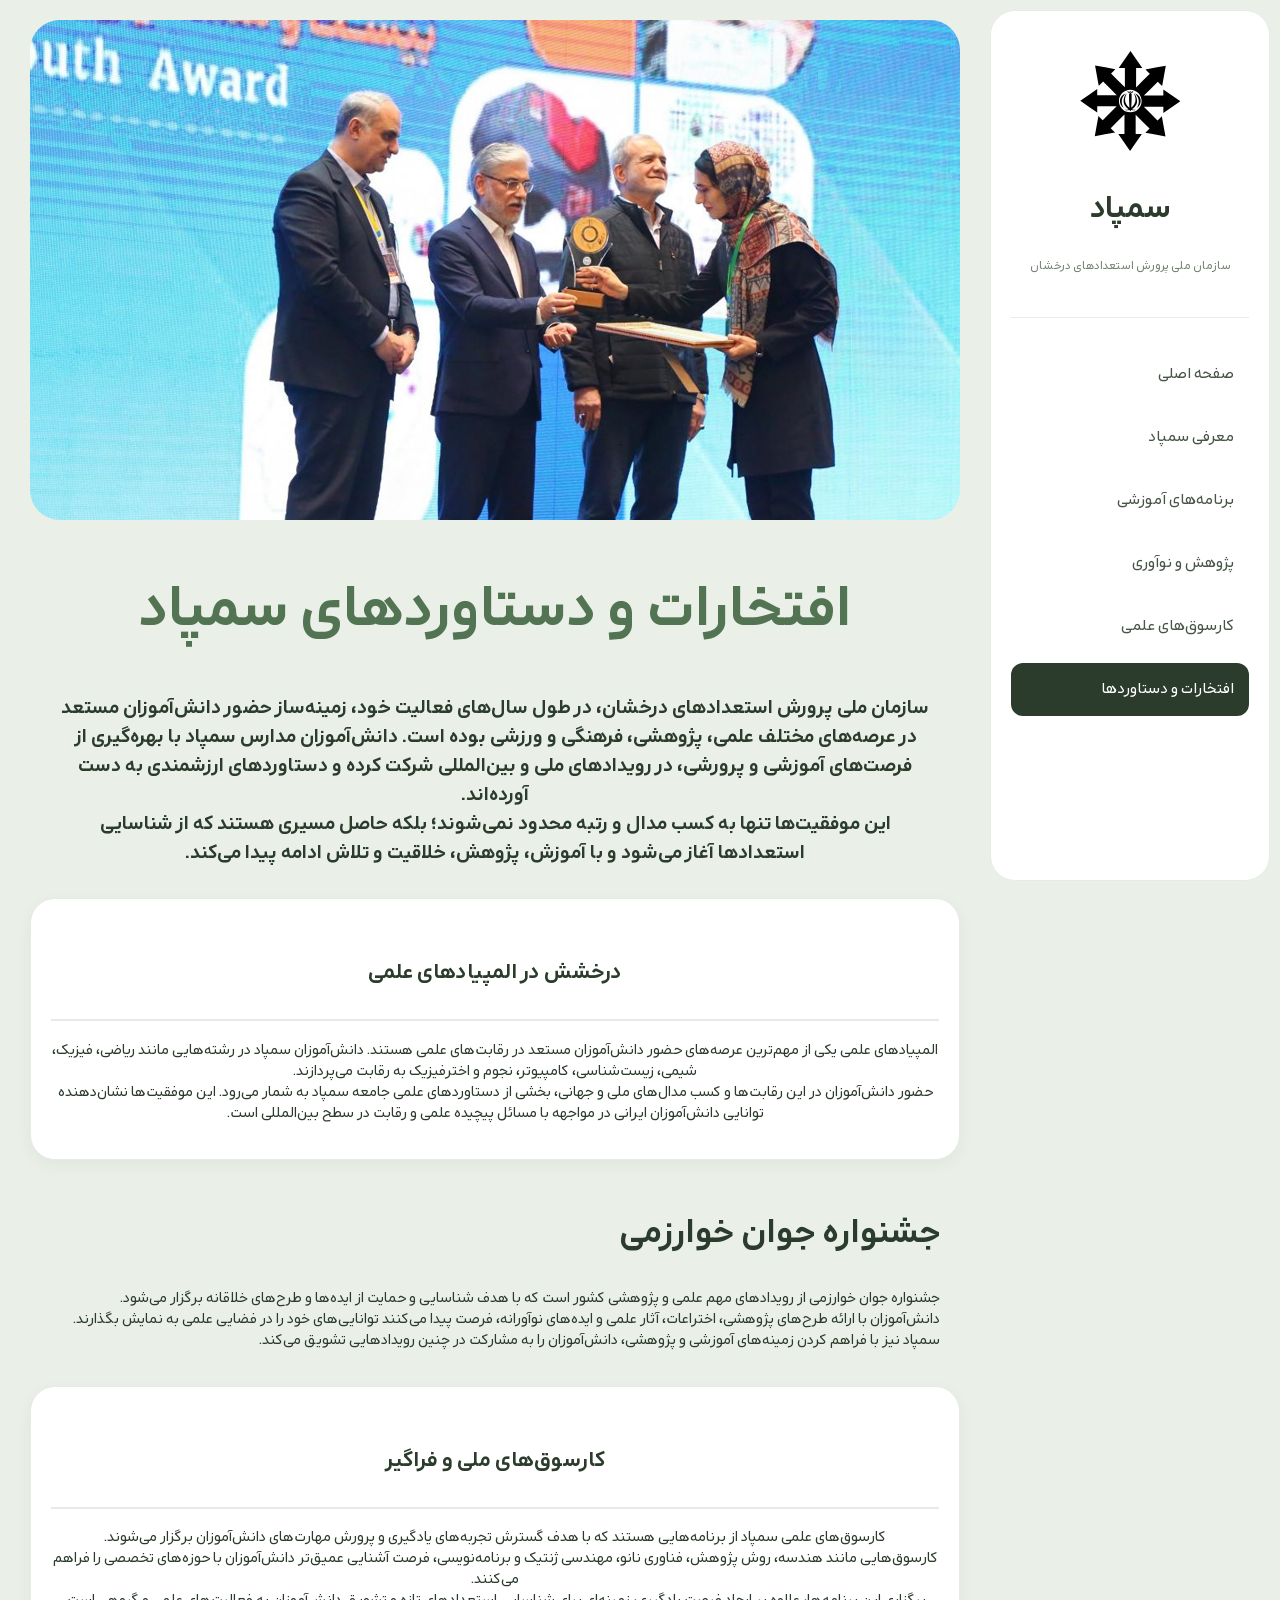
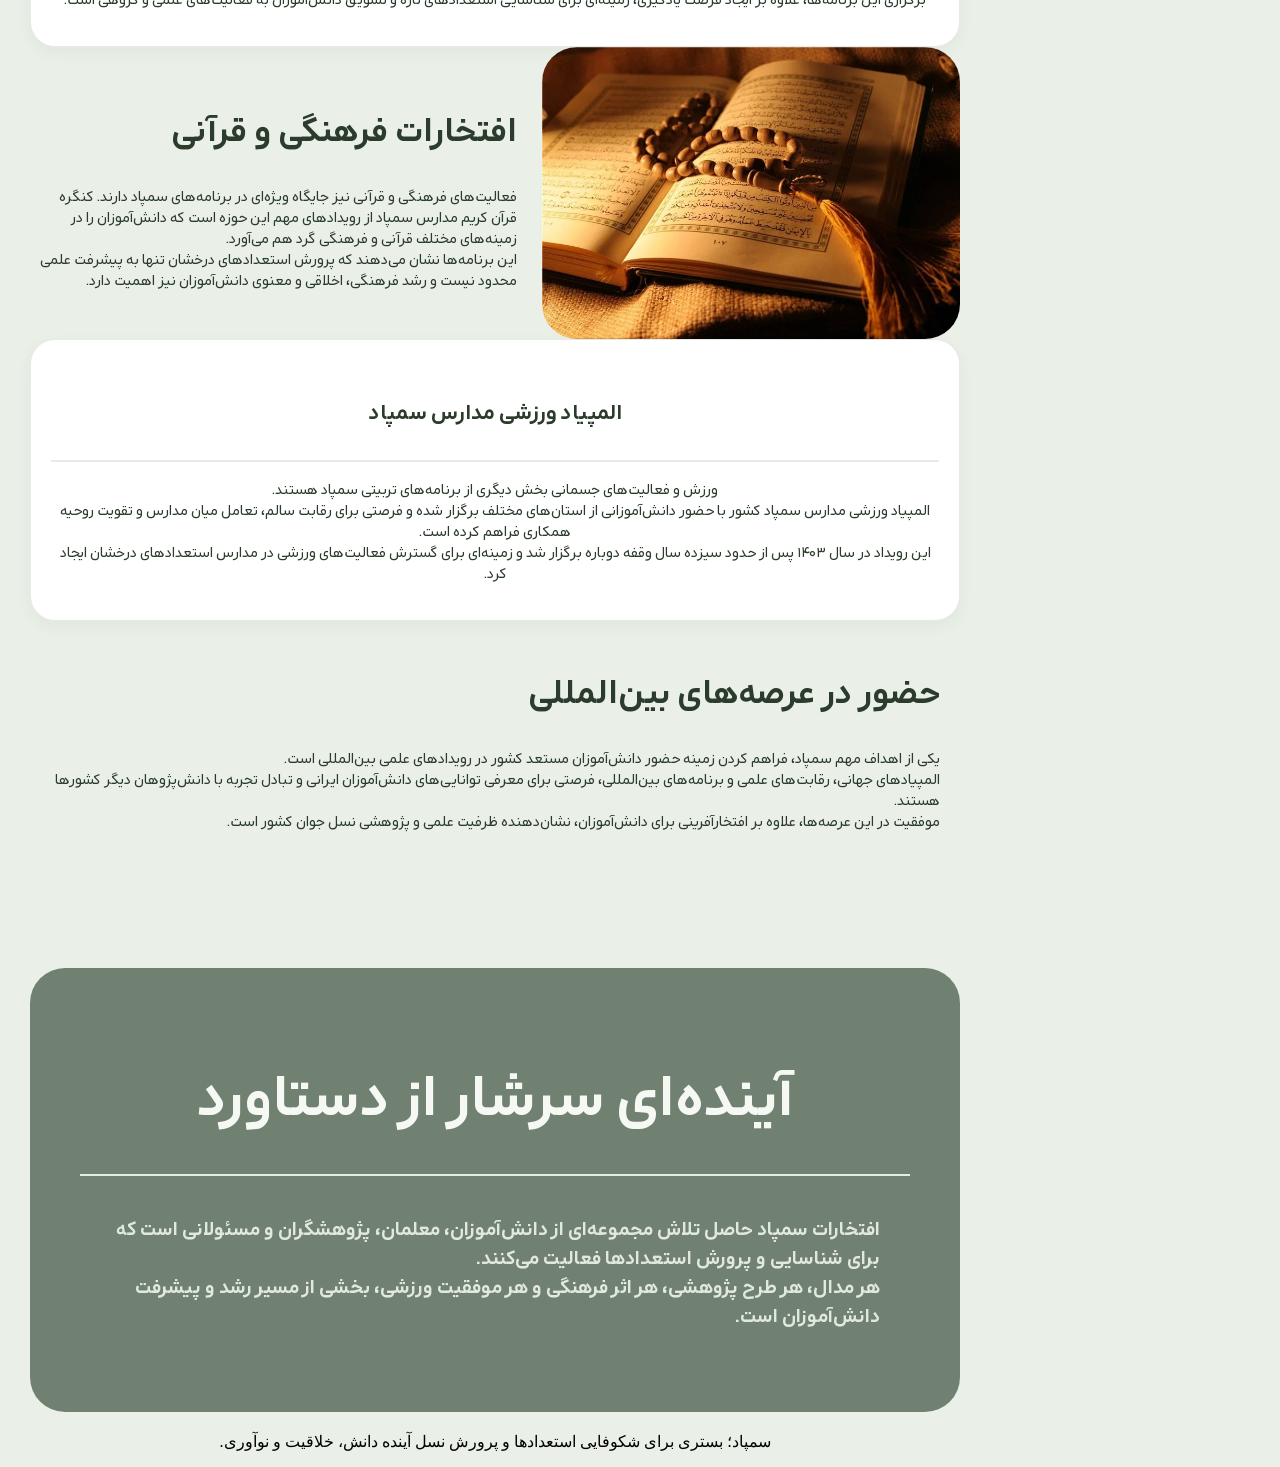
<file: achievements.html>
<!doctype html>
<html lang="fa" dir="rtl">
  <head>
    <meta charset="UTF-8" />
    <meta name="viewport" content="width=device-width, initial-scale=1.0" />
    <title>افتخارات و دستاوردها</title>
    <link rel="stylesheet" href="./assets/styles/style.css" />
    <link rel="icon" href="./assets/images/Sampad.svg" />
  </head>
  <body>
    <div id="side-bar">
      <div class="sidebar-header">
        <img src="./assets/images/Sampad.svg" alt="لوگو سمپاد" />
        <h2>سمپاد</h2>
        <p>سازمان ملی پرورش استعدادهای درخشان</p>
      </div>

      <div class="sidebar-nav">
        <a href="./index.html"> صفحه اصلی </a>

        <a href="./info.html"> معرفی سمپاد </a>

        <a href="./programs.html"> برنامه‌های آموزشی </a>

        <a href="./research.html"> پژوهش و نوآوری </a>

        <a href="./events.html"> کارسوق‌های علمی </a>

        <a href="./achievements.html" class="active"> افتخارات و دستاوردها </a>
      </div>
    </div>

    <div id="div">
      <div id="hover">
        <img src="./assets/images/achievements.jpg" alt="" />
        <h1>افتخارات و دستاوردهای سمپاد</h1>
        <p>
          سازمان ملی پرورش استعدادهای درخشان، در طول سال‌های فعالیت خود،
          زمینه‌ساز حضور دانش‌آموزان مستعد در عرصه‌های مختلف علمی، پژوهشی،
          فرهنگی و ورزشی بوده است. دانش‌آموزان مدارس سمپاد با بهره‌گیری از
          فرصت‌های آموزشی و پرورشی، در رویدادهای ملی و بین‌المللی شرکت کرده و
          دستاوردهای ارزشمندی به دست آورده‌اند.
          <br />
          این موفقیت‌ها تنها به کسب مدال و رتبه محدود نمی‌شوند؛ بلکه حاصل مسیری
          هستند که از شناسایی استعدادها آغاز می‌شود و با آموزش، پژوهش، خلاقیت و
          تلاش ادامه پیدا می‌کند.
        </p>
      </div>

      <div class="info">
        <h2>درخشش در المپیادهای علمی</h2>
        <p>
          المپیادهای علمی یکی از مهم‌ترین عرصه‌های حضور دانش‌آموزان مستعد در
          رقابت‌های علمی هستند. دانش‌آموزان سمپاد در رشته‌هایی مانند ریاضی،
          فیزیک، شیمی، زیست‌شناسی، کامپیوتر، نجوم و اخترفیزیک به رقابت
          می‌پردازند.
          <br />
          حضور دانش‌آموزان در این رقابت‌ها و کسب مدال‌های ملی و جهانی، بخشی از
          دستاوردهای علمی جامعه سمپاد به شمار می‌رود. این موفقیت‌ها نشان‌دهنده
          توانایی دانش‌آموزان ایرانی در مواجهه با مسائل پیچیده علمی و رقابت در
          سطح بین‌المللی است.
        </p>
      </div>

      <div class="text">
        <h2>جشنواره جوان خوارزمی</h2>
        <p>
          جشنواره جوان خوارزمی از رویدادهای مهم علمی و پژوهشی کشور است که با هدف
          شناسایی و حمایت از ایده‌ها و طرح‌های خلاقانه برگزار می‌شود.
          <br />
          دانش‌آموزان با ارائه طرح‌های پژوهشی، اختراعات، آثار علمی و ایده‌های
          نوآورانه، فرصت پیدا می‌کنند توانایی‌های خود را در فضایی علمی به نمایش
          بگذارند.
          <br />
          سمپاد نیز با فراهم کردن زمینه‌های آموزشی و پژوهشی، دانش‌آموزان را به
          مشارکت در چنین رویدادهایی تشویق می‌کند.
        </p>
      </div>

      <div class="info">
        <h2>کارسوق‌های ملی و فراگیر</h2>
        <p>
          کارسوق‌های علمی سمپاد از برنامه‌هایی هستند که با هدف گسترش تجربه‌های
          یادگیری و پرورش مهارت‌های دانش‌آموزان برگزار می‌شوند.
          <br />
          کارسوق‌هایی مانند هندسه، روش پژوهش، فناوری نانو، مهندسی ژنتیک و
          برنامه‌نویسی، فرصت آشنایی عمیق‌تر دانش‌آموزان با حوزه‌های تخصصی را
          فراهم می‌کنند.
          <br />
          برگزاری این برنامه‌ها، علاوه بر ایجاد فرصت یادگیری، زمینه‌ای برای
          شناسایی استعدادهای تازه و تشویق دانش‌آموزان به فعالیت‌های علمی و گروهی
          است.
        </p>
      </div>

      <div class="content-row">
        <img
          src="./assets/images/achievements2.jpg"
          alt="عکس قرآن"
          class="content-image"
        />

        <div class="content-description">
          <h2>افتخارات فرهنگی و قرآنی</h2>
          <p>
            فعالیت‌های فرهنگی و قرآنی نیز جایگاه ویژه‌ای در برنامه‌های سمپاد
            دارند. کنگره قرآن کریم مدارس سمپاد از رویدادهای مهم این حوزه است که
            دانش‌آموزان را در زمینه‌های مختلف قرآنی و فرهنگی گرد هم می‌آورد.
            <br />
            این برنامه‌ها نشان می‌دهند که پرورش استعدادهای درخشان تنها به پیشرفت
            علمی محدود نیست و رشد فرهنگی، اخلاقی و معنوی دانش‌آموزان نیز اهمیت
            دارد.
          </p>
        </div>
      </div>

      <div class="info">
        <h2>المپیاد ورزشی مدارس سمپاد</h2>
        <p>
          ورزش و فعالیت‌های جسمانی بخش دیگری از برنامه‌های تربیتی سمپاد هستند.
          <br />
          المپیاد ورزشی مدارس سمپاد کشور با حضور دانش‌آموزانی از استان‌های مختلف
          برگزار شده و فرصتی برای رقابت سالم، تعامل میان مدارس و تقویت روحیه
          همکاری فراهم کرده است.
          <br />
          این رویداد در سال ۱۴۰۳ پس از حدود سیزده سال وقفه دوباره برگزار شد و
          زمینه‌ای برای گسترش فعالیت‌های ورزشی در مدارس استعدادهای درخشان ایجاد
          کرد.
        </p>
      </div>

      <div class="text">
        <h2>حضور در عرصه‌های بین‌المللی</h2>
        <p>
          یکی از اهداف مهم سمپاد، فراهم کردن زمینه حضور دانش‌آموزان مستعد کشور
          در رویدادهای علمی بین‌المللی است.
          <br />
          المپیادهای جهانی، رقابت‌های علمی و برنامه‌های بین‌المللی، فرصتی برای
          معرفی توانایی‌های دانش‌آموزان ایرانی و تبادل تجربه با دانش‌پژوهان دیگر
          کشورها هستند.
          <br />
          موفقیت در این عرصه‌ها، علاوه بر افتخارآفرینی برای دانش‌آموزان،
          نشان‌دهنده ظرفیت علمی و پژوهشی نسل جوان کشور است.
        </p>
      </div>

      <div class="end">
        <h1>آینده‌ای سرشار از دستاورد</h1>
        <p>
          افتخارات سمپاد حاصل تلاش مجموعه‌ای از دانش‌آموزان، معلمان، پژوهشگران و
          مسئولانی است که برای شناسایی و پرورش استعدادها فعالیت می‌کنند.
          <br />
          هر مدال، هر طرح پژوهشی، هر اثر فرهنگی و هر موفقیت ورزشی، بخشی از مسیر
          رشد و پیشرفت دانش‌آموزان است.
        </p>
      </div>
      <p style="text-align: center; font-family: Doran">
        سمپاد؛ بستری برای شکوفایی استعدادها و پرورش نسل آینده دانش، خلاقیت و
        نوآوری.
      </p>
    </div>
  </body>
</html>
</file>
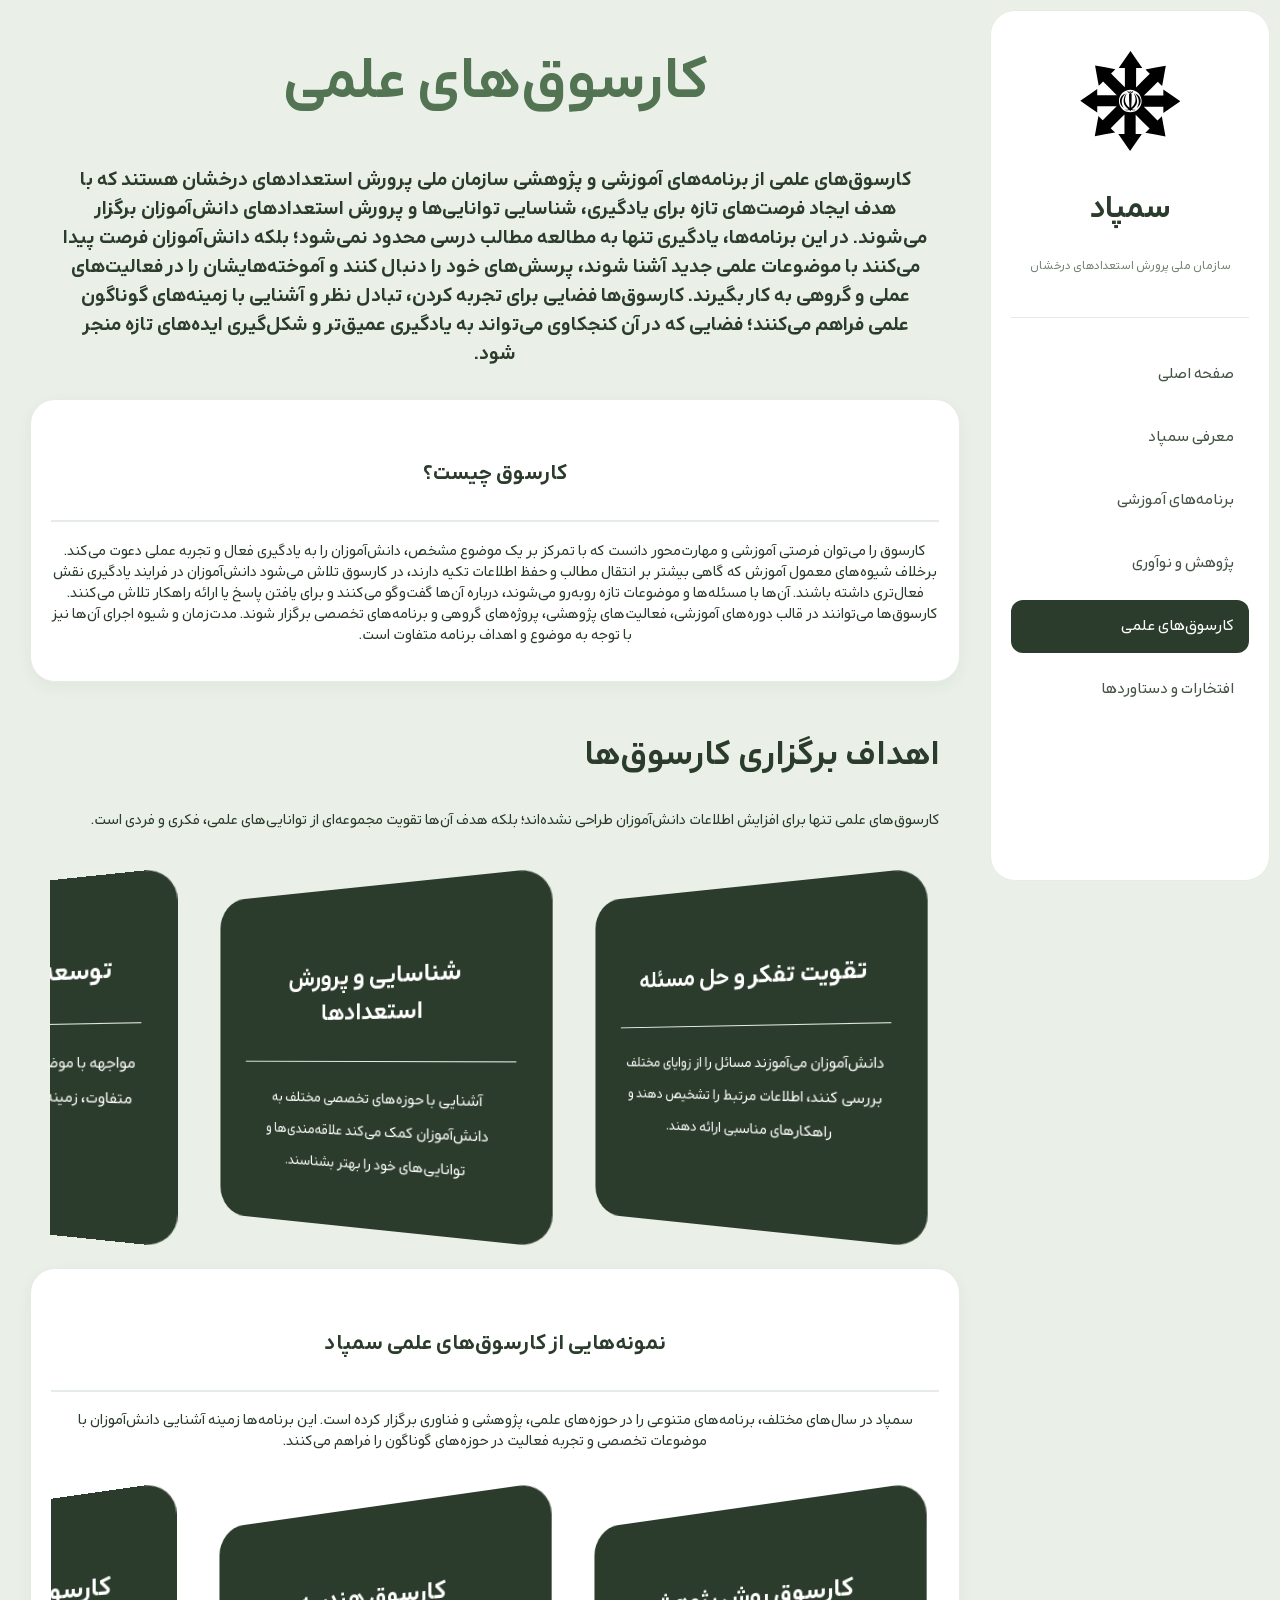
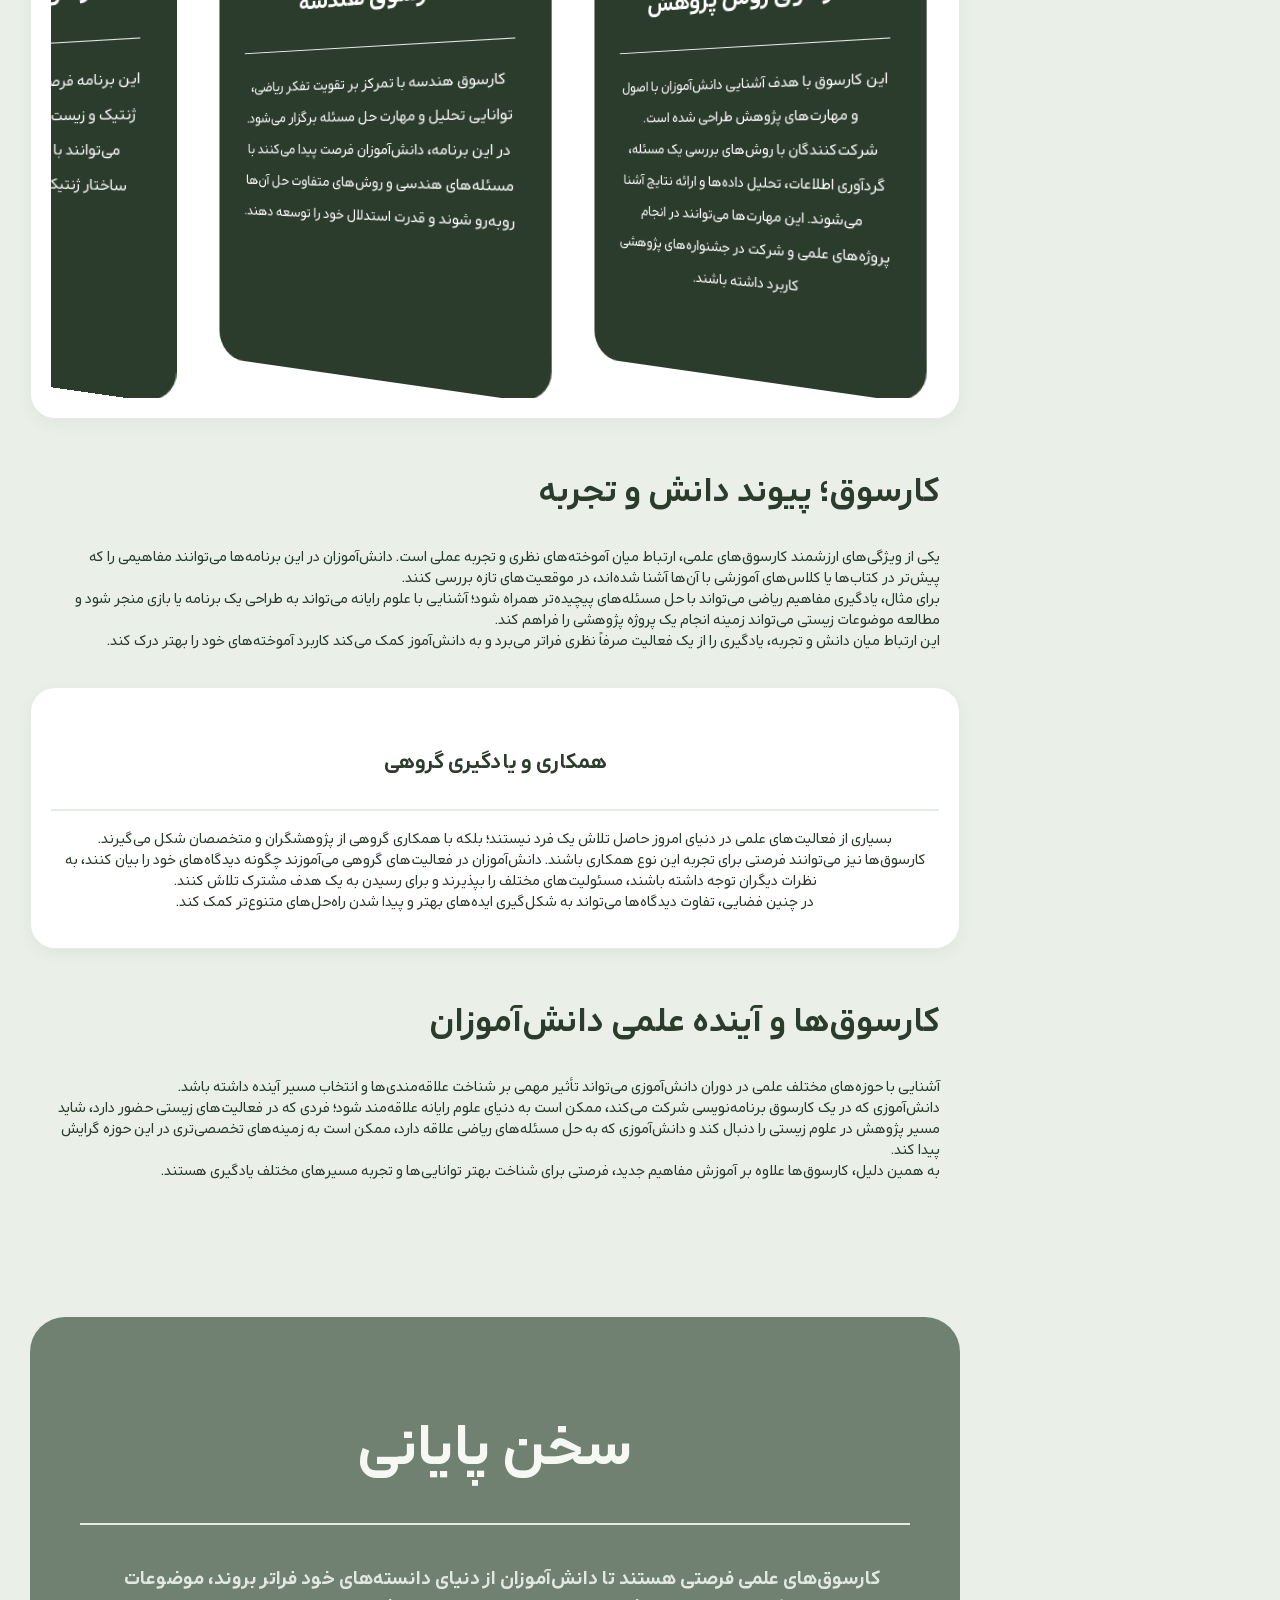
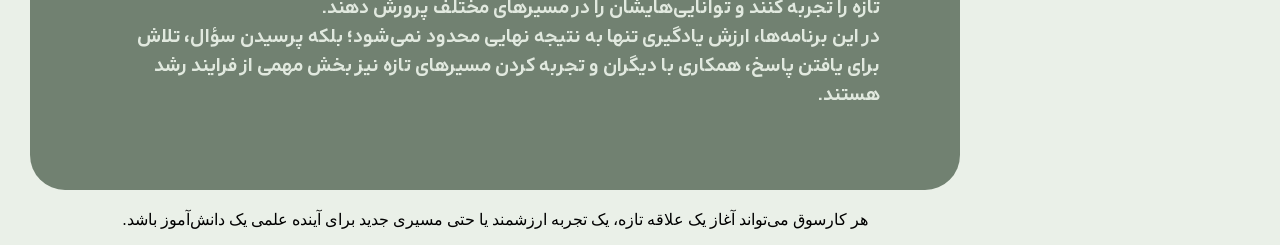
<file: events.html>
<!doctype html>
<html lang="fa" dir="rtl">
  <head>
    <meta charset="UTF-8" />
    <meta name="viewport" content="width=device-width, initial-scale=1.0" />
    <title>کارسوق‌های علمی</title>
    <link rel="stylesheet" href="./assets/styles/style.css" />
    <link rel="icon" href="./assets/images/Sampad.svg">
  </head>
  <body>
    <aside id="side-bar">
      <div class="sidebar-header">
        <img src="./assets/images/Sampad.svg" alt="لوگو سمپاد">
        <h2>سمپاد</h2>
        <p>سازمان ملی پرورش استعدادهای درخشان</p>
      </div>

      <nav class="sidebar-nav">
        <a href="./index.html"> صفحه اصلی </a>

        <a href="./info.html"> معرفی سمپاد </a>

        <a href="./programs.html"> برنامه‌های آموزشی </a>

        <a href="./research.html"> پژوهش و نوآوری </a>

        <a href="./events.html" class="active"> کارسوق‌های علمی </a>

        <a href="./achievements.html"> افتخارات و دستاوردها </a>
      </nav>
    </aside>

    <div id="div">
      <div id="hover">
        <h1>کارسوق‌های علمی</h1>
        <p>
          کارسوق‌های علمی از برنامه‌های آموزشی و پژوهشی سازمان ملی پرورش
          استعدادهای درخشان هستند که با هدف ایجاد فرصت‌های تازه برای یادگیری،
          شناسایی توانایی‌ها و پرورش استعدادهای دانش‌آموزان برگزار می‌شوند. در
          این برنامه‌ها، یادگیری تنها به مطالعه مطالب درسی محدود نمی‌شود؛ بلکه
          دانش‌آموزان فرصت پیدا می‌کنند با موضوعات علمی جدید آشنا شوند، پرسش‌های
          خود را دنبال کنند و آموخته‌هایشان را در فعالیت‌های عملی و گروهی به کار
          بگیرند. کارسوق‌ها فضایی برای تجربه کردن، تبادل نظر و آشنایی با
          زمینه‌های گوناگون علمی فراهم می‌کنند؛ فضایی که در آن کنجکاوی می‌تواند
          به یادگیری عمیق‌تر و شکل‌گیری ایده‌های تازه منجر شود.
        </p>
      </div>

      <div class="info">
        <h2>کارسوق چیست؟</h2>
        <p>
          کارسوق را می‌توان فرصتی آموزشی و مهارت‌محور دانست که با تمرکز بر یک
          موضوع مشخص، دانش‌آموزان را به یادگیری فعال و تجربه عملی دعوت می‌کند.
          <br />
          برخلاف شیوه‌های معمول آموزش که گاهی بیشتر بر انتقال مطالب و حفظ
          اطلاعات تکیه دارند، در کارسوق تلاش می‌شود دانش‌آموزان در فرایند
          یادگیری نقش فعال‌تری داشته باشند. آن‌ها با مسئله‌ها و موضوعات تازه
          روبه‌رو می‌شوند، درباره آن‌ها گفت‌وگو می‌کنند و برای یافتن پاسخ یا
          ارائه راهکار تلاش می‌کنند.
          <br />
          کارسوق‌ها می‌توانند در قالب دوره‌های آموزشی، فعالیت‌های پژوهشی،
          پروژه‌های گروهی و برنامه‌های تخصصی برگزار شوند. مدت‌زمان و شیوه اجرای
          آن‌ها نیز با توجه به موضوع و اهداف برنامه متفاوت است.
        </p>
      </div>

      <div class="text">
        <h2>اهداف برگزاری کارسوق‌ها</h2>
        <p>
          کارسوق‌های علمی تنها برای افزایش اطلاعات دانش‌آموزان طراحی نشده‌اند؛
          بلکه هدف آن‌ها تقویت مجموعه‌ای از توانایی‌های علمی، فکری و فردی است.
        </p>

        <div class="cards-container">
          <div class="card">
            <h2>تقویت تفکر و حل مسئله</h2>
            <p>
              دانش‌آموزان می‌آموزند مسائل را از زوایای مختلف بررسی کنند، اطلاعات
              مرتبط را تشخیص دهند و راهکارهای مناسبی ارائه دهند.
            </p>
          </div>

          <div class="card">
            <h2>شناسایی و پرورش استعدادها</h2>
            <p>
              آشنایی با حوزه‌های تخصصی مختلف به دانش‌آموزان کمک می‌کند
              علاقه‌مندی‌ها و توانایی‌های خود را بهتر بشناسند.
            </p>
          </div>

          <div class="card">
            <h2>توسعه خلاقیت و نوآوری</h2>
            <p>
              مواجهه با موضوعات جدید و فرصت ارائه ایده‌های متفاوت، زمینه رشد
              تفکر خلاق را فراهم می‌کند.
            </p>
          </div>

          <div class="card">
            <h2>تقویت کار گروهی</h2>
            <p>
              همکاری با دیگر دانش‌آموزان، تبادل دیدگاه‌ها و تقسیم مسئولیت‌ها از
              مهارت‌هایی هستند که در فعالیت‌های گروهی تقویت می‌شوند.
            </p>
          </div>

          <div class="card">
            <h2>تعمیق یادگیری</h2>
            <p>
              پرداختن به موضوعات فراتر از مطالب معمول کتاب‌های درسی، درک عمیق‌تر
              مفاهیم علمی را امکان‌پذیر می‌کند.
            </p>
          </div>
        </div>
      </div>

      <div class="info">
        <h2>نمونه‌هایی از کارسوق‌های علمی سمپاد</h2>
        <p>
          سمپاد در سال‌های مختلف، برنامه‌های متنوعی را در حوزه‌های علمی، پژوهشی
          و فناوری برگزار کرده است. این برنامه‌ها زمینه آشنایی دانش‌آموزان با
          موضوعات تخصصی و تجربه فعالیت در حوزه‌های گوناگون را فراهم می‌کنند.
        </p>

        <div class="cards-container">
          <div class="card">
            <h2>کارسوق روش پژوهش</h2>
            <p>
              این کارسوق با هدف آشنایی دانش‌آموزان با اصول و مهارت‌های پژوهش
              طراحی شده است. شرکت‌کنندگان با روش‌های بررسی یک مسئله، گردآوری
              اطلاعات، تحلیل داده‌ها و ارائه نتایج آشنا می‌شوند. این مهارت‌ها
              می‌توانند در انجام پروژه‌های علمی و شرکت در جشنواره‌های پژوهشی
              کاربرد داشته باشند.
            </p>
          </div>

          <div class="card">
            <h2>کارسوق هندسه</h2>
            <p>
              کارسوق هندسه با تمرکز بر تقویت تفکر ریاضی، توانایی تحلیل و مهارت
              حل مسئله برگزار می‌شود. در این برنامه، دانش‌آموزان فرصت پیدا
              می‌کنند با مسئله‌های هندسی و روش‌های متفاوت حل آن‌ها روبه‌رو شوند
              و قدرت استدلال خود را توسعه دهند.
            </p>
          </div>

          <div class="card">
            <h2>کارسوق مهندسی ژنتیک</h2>
            <p>
              این برنامه فرصتی برای آشنایی با مفاهیم مرتبط با ژنتیک و
              زیست‌فناوری فراهم می‌کند. دانش‌آموزان می‌توانند با موضوعات علمی
              مرتبط با وراثت، ساختار ژنتیکی موجودات زنده و کاربردهای این دانش
              آشنا شوند.
            </p>
          </div>

          <div class="card">
            <h2>کارسوق فناوری نانو</h2>
            <p>
              فناوری نانو یکی از حوزه‌های نوین علم و فناوری است. کارسوق‌های
              مرتبط با این حوزه می‌توانند دانش‌آموزان را با کاربردهای فناوری
              نانو در زمینه‌هایی مانند شیمی، مواد و محیط زیست آشنا کنند. از
              نمونه‌های اعلام‌شده، کارسوق «فناوری نانو در خدمت شیمی سبز» بوده
              است که فعالیت‌های پژوهشی و تولید محتوای علمی را نیز در بر می‌گرفت.
            </p>
          </div>

          <div class="card">
            <h2>کارسوق‌های برنامه‌نویسی و بازی‌سازی</h2>
            <p>
              برنامه‌هایی مانند «حلی‌کد»، «کدمخفی» و «بازی سازی بباز» از
              نمونه‌های فعالیت سمپاد در حوزه فناوری و برنامه‌نویسی هستند. این
              برنامه‌ها فرصت آشنایی با کدنویسی، تفکر محاسباتی و فرایند طراحی و
              ساخت محصولات دیجیتال را فراهم می‌کنند.
            </p>
          </div>
        </div>
      </div>

      <div class="text">
        <h2>کارسوق؛ پیوند دانش و تجربه</h2>
        <p>
          یکی از ویژگی‌های ارزشمند کارسوق‌های علمی، ارتباط میان آموخته‌های نظری
          و تجربه عملی است. دانش‌آموزان در این برنامه‌ها می‌توانند مفاهیمی را که
          پیش‌تر در کتاب‌ها یا کلاس‌های آموزشی با آن‌ها آشنا شده‌اند، در
          موقعیت‌های تازه بررسی کنند.
          <br />
          برای مثال، یادگیری مفاهیم ریاضی می‌تواند با حل مسئله‌های پیچیده‌تر
          همراه شود؛ آشنایی با علوم رایانه می‌تواند به طراحی یک برنامه یا بازی
          منجر شود و مطالعه موضوعات زیستی می‌تواند زمینه انجام یک پروژه پژوهشی
          را فراهم کند.
          <br />
          این ارتباط میان دانش و تجربه، یادگیری را از یک فعالیت صرفاً نظری فراتر
          می‌برد و به دانش‌آموز کمک می‌کند کاربرد آموخته‌های خود را بهتر درک
          کند.
        </p>
      </div>

      <div class="info">
        <h2>همکاری و یادگیری گروهی</h2>
        <p>
          بسیاری از فعالیت‌های علمی در دنیای امروز حاصل تلاش یک فرد نیستند؛ بلکه
          با همکاری گروهی از پژوهشگران و متخصصان شکل می‌گیرند.
          <br />
          کارسوق‌ها نیز می‌توانند فرصتی برای تجربه این نوع همکاری باشند.
          دانش‌آموزان در فعالیت‌های گروهی می‌آموزند چگونه دیدگاه‌های خود را بیان
          کنند، به نظرات دیگران توجه داشته باشند، مسئولیت‌های مختلف را بپذیرند و
          برای رسیدن به یک هدف مشترک تلاش کنند.
          <br />
          در چنین فضایی، تفاوت دیدگاه‌ها می‌تواند به شکل‌گیری ایده‌های بهتر و
          پیدا شدن راه‌حل‌های متنوع‌تر کمک کند.
        </p>
      </div>

      <div class="text">
        <h2>کارسوق‌ها و آینده علمی دانش‌آموزان</h2>
        <p>
          آشنایی با حوزه‌های مختلف علمی در دوران دانش‌آموزی می‌تواند تأثیر مهمی
          بر شناخت علاقه‌مندی‌ها و انتخاب مسیر آینده داشته باشد.
          <br />
          دانش‌آموزی که در یک کارسوق برنامه‌نویسی شرکت می‌کند، ممکن است به دنیای
          علوم رایانه علاقه‌مند شود؛ فردی که در فعالیت‌های زیستی حضور دارد، شاید
          مسیر پژوهش در علوم زیستی را دنبال کند و دانش‌آموزی که به حل مسئله‌های
          ریاضی علاقه دارد، ممکن است به زمینه‌های تخصصی‌تری در این حوزه گرایش
          پیدا کند.
          <br />
          به همین دلیل، کارسوق‌ها علاوه بر آموزش مفاهیم جدید، فرصتی برای شناخت
          بهتر توانایی‌ها و تجربه مسیرهای مختلف یادگیری هستند.
        </p>
      </div>

      <div class="end">
        <h1>سخن پایانی</h1>
        <p>
          کارسوق‌های علمی فرصتی هستند تا دانش‌آموزان از دنیای دانسته‌های خود
          فراتر بروند، موضوعات تازه را تجربه کنند و توانایی‌هایشان را در مسیرهای
          مختلف پرورش دهند.
          <br />
          در این برنامه‌ها، ارزش یادگیری تنها به نتیجه نهایی محدود نمی‌شود؛ بلکه
          پرسیدن سؤال، تلاش برای یافتن پاسخ، همکاری با دیگران و تجربه کردن
          مسیرهای تازه نیز بخش مهمی از فرایند رشد هستند.
        </p>
      </div>

      <p style="text-align: center; font-family: Doran">
        هر کارسوق می‌تواند آغاز یک علاقه تازه، یک تجربه ارزشمند یا حتی مسیری
        جدید برای آینده علمی یک دانش‌آموز باشد.
      </p>
    </div>
  </body>
</html>
</file>
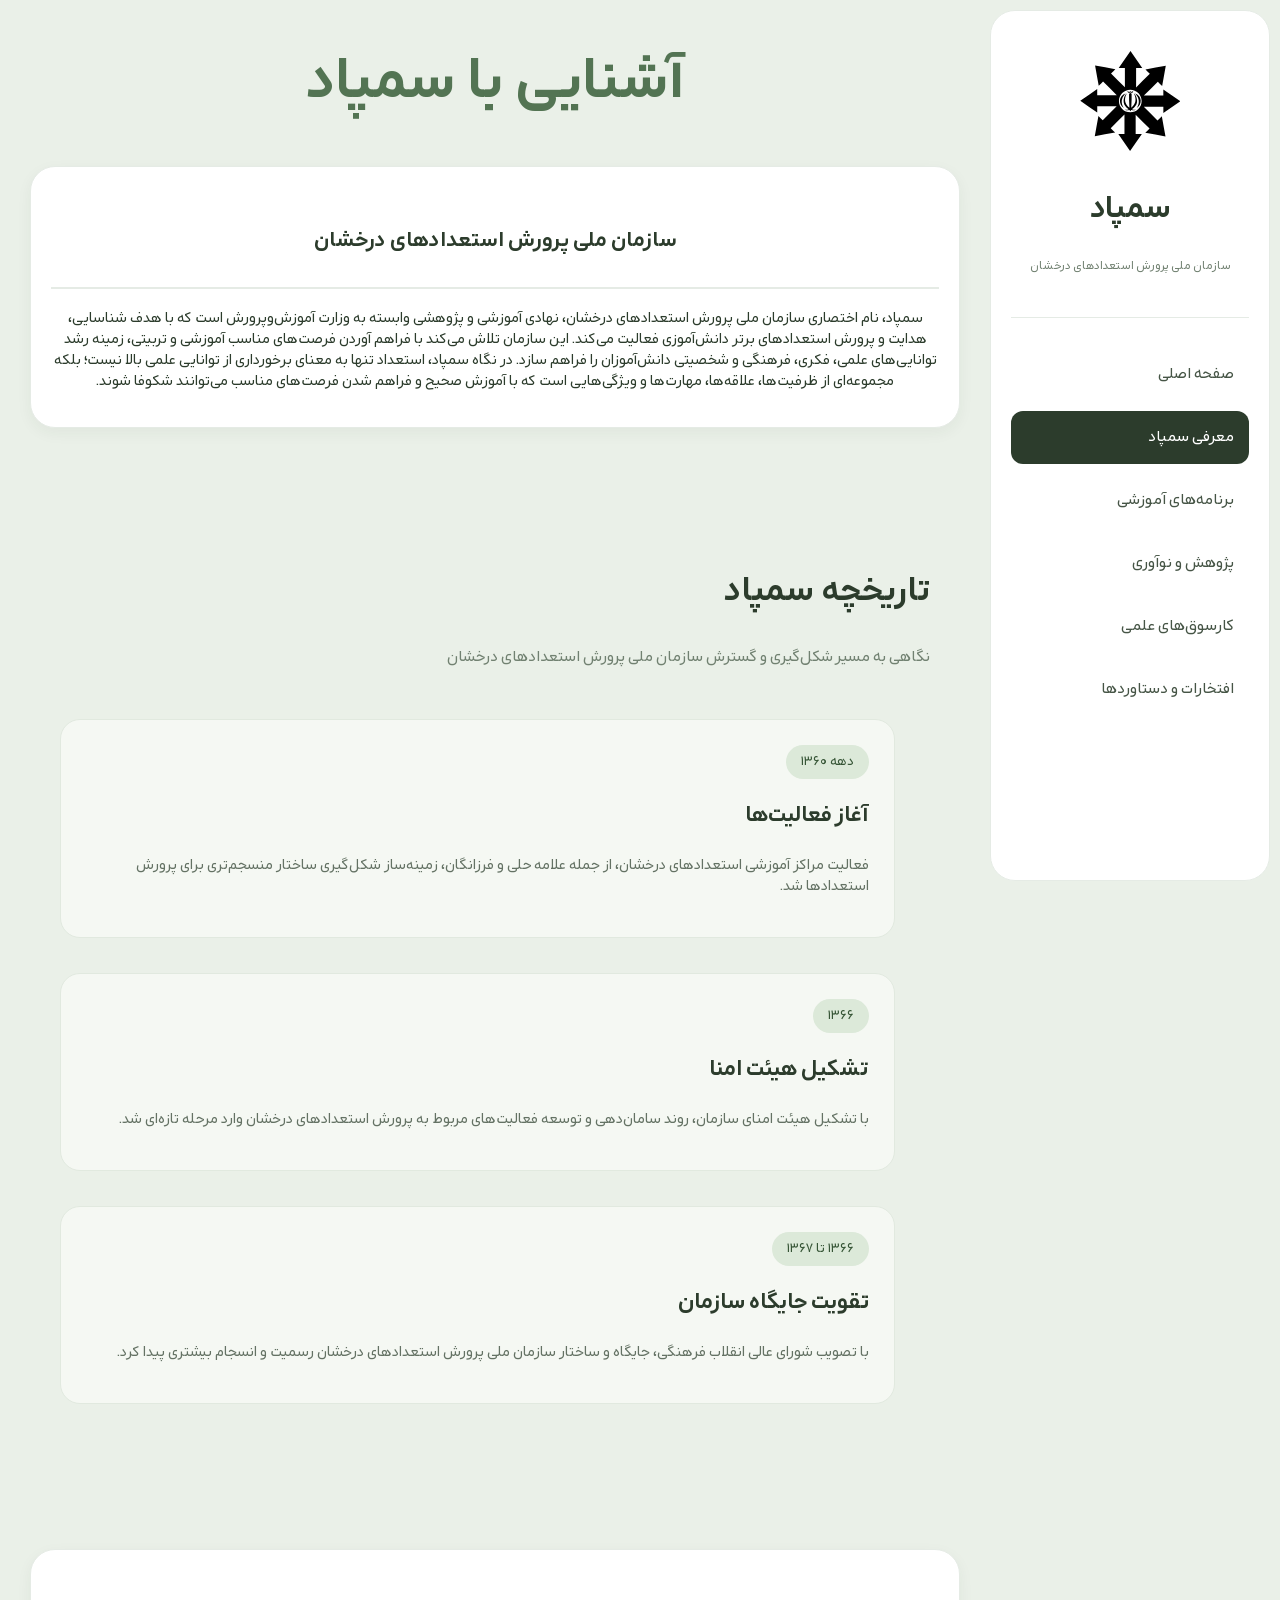
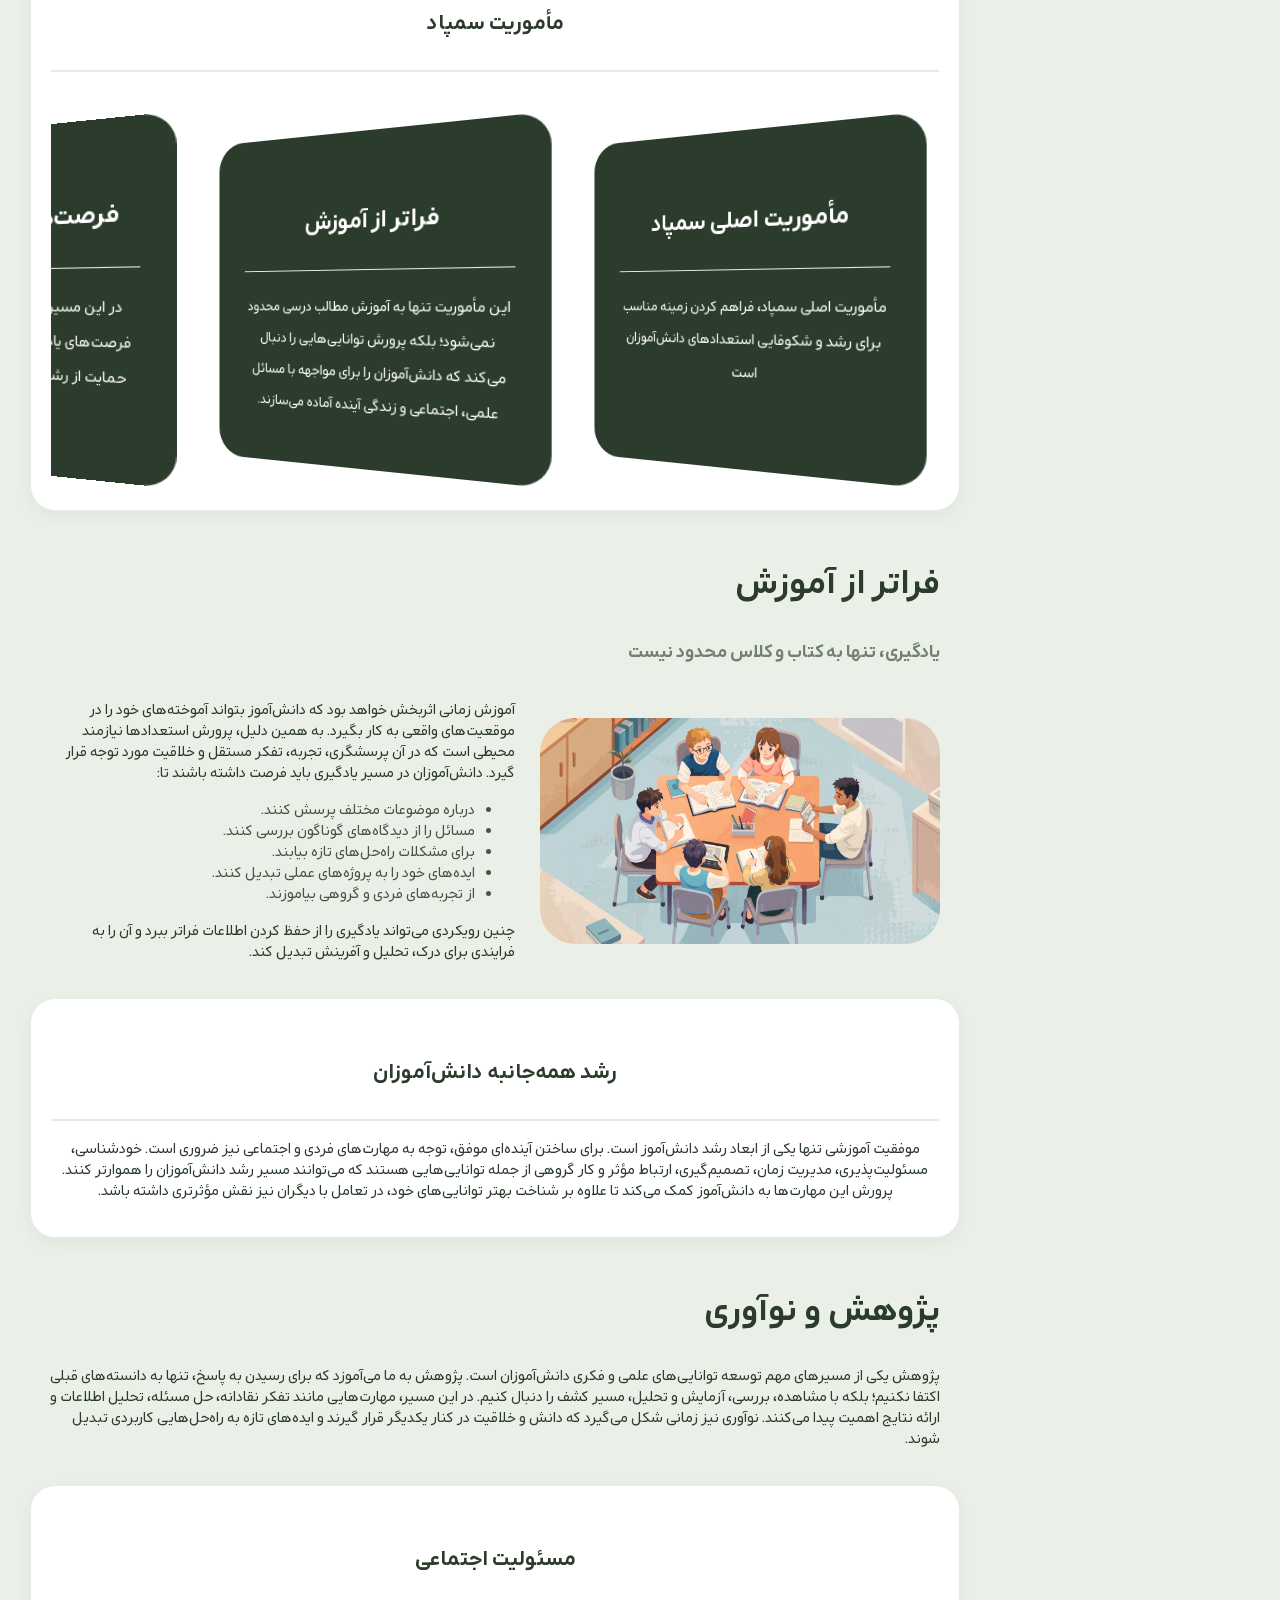
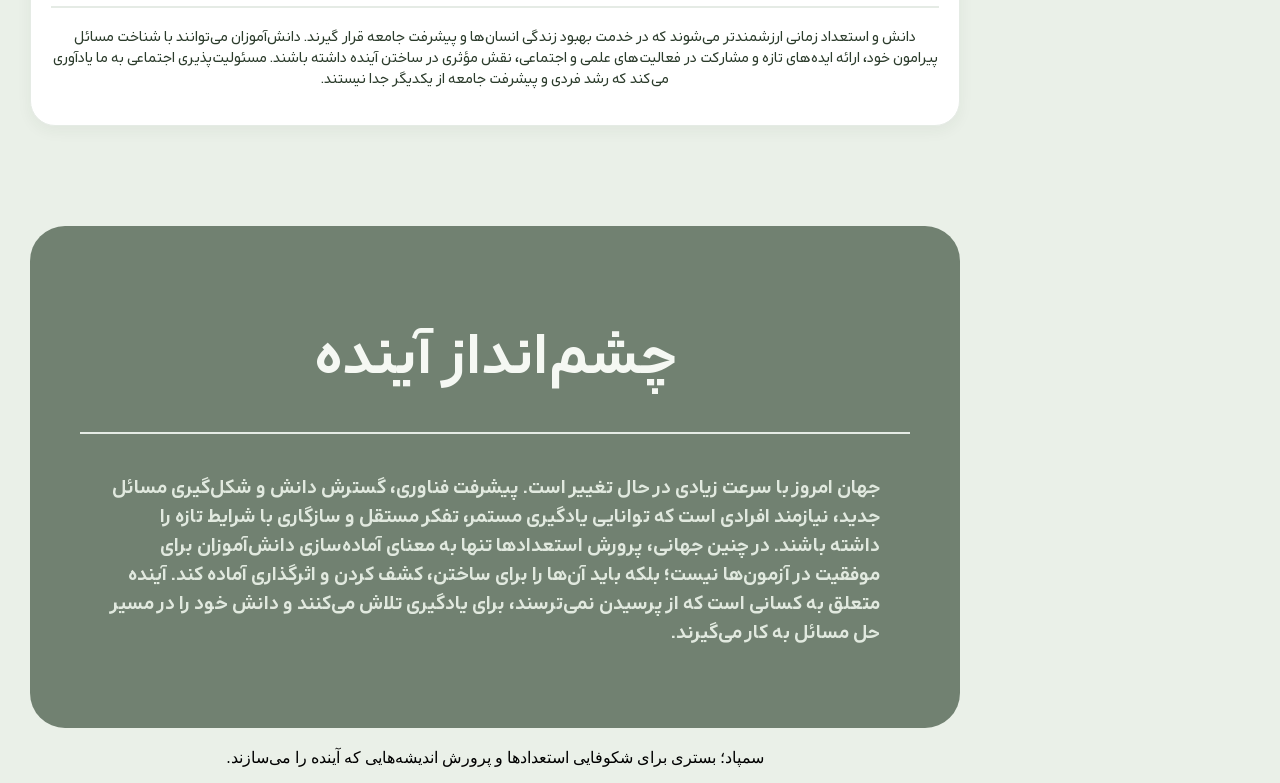
<file: info.html>
<!doctype html>
<html lang="fa" dir="rtl">
  <head>
    <meta charset="UTF-8" />
    <meta name="viewport" content="width=device-width, initial-scale=1.0" />
    <title>آشنایی با سمپاد</title>
    <link rel="stylesheet" href="./assets/styles/style.css" />
    <link rel="icon" href="./assets/images/Sampad.svg" />
  </head>
  <body>
    <div id="side-bar">
      <div class="sidebar-header">
        <img src="./assets/images/Sampad.svg" alt="لوگو سمپاد" />
        <h2>سمپاد</h2>
        <p>سازمان ملی پرورش استعدادهای درخشان</p>
      </div>

      <div class="sidebar-nav">
        <a href="index.html">صفحه اصلی</a>

        <a href="info.html" class="active">معرفی سمپاد</a>

        <a href="programs.html">برنامه‌های آموزشی</a>

        <a href="research.html">پژوهش و نوآوری</a>

        <a href="events.html">کارسوق‌های علمی</a>

        <a href="achievements.html">افتخارات و دستاوردها</a>
      </div>
    </div>
    <div id="div">
      <div id="hover">
        <h1>آشنایی با سمپاد</h1>
      </div>

      <div class="info">
        <h2>سازمان ملی پرورش استعدادهای درخشان</h2>
        <p>
          سمپاد، نام اختصاری سازمان ملی پرورش استعدادهای درخشان، نهادی آموزشی و
          پژوهشی وابسته به وزارت آموزش‌وپرورش است که با هدف شناسایی، هدایت و
          پرورش استعدادهای برتر دانش‌آموزی فعالیت می‌کند. این سازمان تلاش می‌کند
          با فراهم آوردن فرصت‌های مناسب آموزشی و تربیتی، زمینه رشد توانایی‌های
          علمی، فکری، فرهنگی و شخصیتی دانش‌آموزان را فراهم سازد. در نگاه سمپاد،
          استعداد تنها به معنای برخورداری از توانایی علمی بالا نیست؛ بلکه
          مجموعه‌ای از ظرفیت‌ها، علاقه‌ها، مهارت‌ها و ویژگی‌هایی است که با آموزش
          صحیح و فراهم شدن فرصت‌های مناسب می‌توانند شکوفا شوند.
        </p>
      </div>

      <div class="timeline-section">
        <h2>تاریخچه سمپاد</h2>
        <p class="timeline-description">
          نگاهی به مسیر شکل‌گیری و گسترش سازمان ملی پرورش استعدادهای درخشان
        </p>

        <div class="timeline">
          <div class="timeline-item">
            <div class="timeline-card">
              <span class="timeline-year">دهه ۱۳۶۰</span>
              <h3>آغاز فعالیت‌ها</h3>
              <p>
                فعالیت مراکز آموزشی استعدادهای درخشان، از جمله علامه حلی و
                فرزانگان، زمینه‌ساز شکل‌گیری ساختار منسجم‌تری برای پرورش
                استعدادها شد.
              </p>
            </div>
          </div>

          <div class="timeline-item">
            <div class="timeline-dot"></div>
            <div class="timeline-card">
              <span class="timeline-year">۱۳۶۶</span>
              <h3>تشکیل هیئت امنا</h3>
              <p>
                با تشکیل هیئت امنای سازمان، روند سامان‌دهی و توسعه فعالیت‌های
                مربوط به پرورش استعدادهای درخشان وارد مرحله تازه‌ای شد.
              </p>
            </div>
          </div>

          <div class="timeline-item">
            <div class="timeline-dot"></div>
            <div class="timeline-card">
              <span class="timeline-year">۱۳۶۶ تا ۱۳۶۷</span>
              <h3>تقویت جایگاه سازمان</h3>
              <p>
                با تصویب شورای عالی انقلاب فرهنگی، جایگاه و ساختار سازمان ملی
                پرورش استعدادهای درخشان رسمیت و انسجام بیشتری پیدا کرد.
              </p>
            </div>
          </div>
        </div>
      </div>

      <div class="info">
        <h2>مأموریت سمپاد</h2>
        <div class="cards-container">
          <div class="card">
            <h2>مأموریت اصلی سمپاد</h2>
            <p>
              مأموریت اصلی سمپاد، فراهم کردن زمینه مناسب برای رشد و شکوفایی
              استعدادهای دانش‌آموزان است
            </p>
          </div>

          <div class="card">
            <h2>فراتر از آموزش</h2>
            <p>
              این مأموریت تنها به آموزش مطالب درسی محدود نمی‌شود؛ بلکه پرورش
              توانایی‌هایی را دنبال می‌کند که دانش‌آموزان را برای مواجهه با
              مسائل علمی، اجتماعی و زندگی آینده آماده می‌سازند.
            </p>
          </div>

          <div class="card">
            <h2>فرصت‌های رشد و یادگیری</h2>
            <p>
              در این مسیر، توجه به تفاوت‌های فردی، ایجاد فرصت‌های یادگیری، تقویت
              روحیه پژوهشگری و حمایت از رشد همه‌جانبه دانش‌آموزان اهمیت ویژه‌ای
              دارد.
            </p>
          </div>

          <div class="card">
            <h2>از استعداد تا دستاورد</h2>
            <p>
              سمپاد می‌کوشد استعدادهای دانش‌آموزان را شناسایی کند و با هدایت
              صحیح آن‌ها، زمینه تبدیل توانایی‌های بالقوه به دستاوردهای ارزشمند
              را فراهم آورد.
            </p>
          </div>
        </div>
      </div>

      <div class="text">
        <h2>فراتر از آموزش</h2>
        <h3>یادگیری، تنها به کتاب و کلاس محدود نیست</h3>

        <div class="content-row">
          <img
            src="./assets/images/Group-Learning.png"
            alt="یادگیری گروهی"
            class="content-image"
          />

          <div class="content-description">
            <p>
              آموزش زمانی اثربخش خواهد بود که دانش‌آموز بتواند آموخته‌های خود را
              در موقعیت‌های واقعی به کار بگیرد. به همین دلیل، پرورش استعدادها
              نیازمند محیطی است که در آن پرسشگری، تجربه، تفکر مستقل و خلاقیت
              مورد توجه قرار گیرد. دانش‌آموزان در مسیر یادگیری باید فرصت داشته
              باشند تا:
            </p>

            <ul>
              <li>درباره موضوعات مختلف پرسش کنند.</li>
              <li>مسائل را از دیدگاه‌های گوناگون بررسی کنند.</li>
              <li>برای مشکلات راه‌حل‌های تازه بیابند.</li>
              <li>ایده‌های خود را به پروژه‌های عملی تبدیل کنند.</li>
              <li>از تجربه‌های فردی و گروهی بیاموزند.</li>
            </ul>

            <p>
              چنین رویکردی می‌تواند یادگیری را از حفظ کردن اطلاعات فراتر ببرد و
              آن را به فرایندی برای درک، تحلیل و آفرینش تبدیل کند.
            </p>
          </div>
        </div>
      </div>

      <div class="info">
        <h2>رشد همه‌جانبه دانش‌آموزان</h2>
        <p>
          موفقیت آموزشی تنها یکی از ابعاد رشد دانش‌آموز است. برای ساختن آینده‌ای
          موفق، توجه به مهارت‌های فردی و اجتماعی نیز ضروری است. خودشناسی،
          مسئولیت‌پذیری، مدیریت زمان، تصمیم‌گیری، ارتباط مؤثر و کار گروهی از
          جمله توانایی‌هایی هستند که می‌توانند مسیر رشد دانش‌آموزان را هموارتر
          کنند. پرورش این مهارت‌ها به دانش‌آموز کمک می‌کند تا علاوه بر شناخت
          بهتر توانایی‌های خود، در تعامل با دیگران نیز نقش مؤثرتری داشته باشد.
        </p>
      </div>

      <div class="text">
        <h2>پژوهش و نوآوری</h2>
        <p>
          پژوهش یکی از مسیرهای مهم توسعه توانایی‌های علمی و فکری دانش‌آموزان
          است. پژوهش به ما می‌آموزد که برای رسیدن به پاسخ، تنها به دانسته‌های
          قبلی اکتفا نکنیم؛ بلکه با مشاهده، بررسی، آزمایش و تحلیل، مسیر کشف را
          دنبال کنیم. در این مسیر، مهارت‌هایی مانند تفکر نقادانه، حل مسئله،
          تحلیل اطلاعات و ارائه نتایج اهمیت پیدا می‌کنند. نوآوری نیز زمانی شکل
          می‌گیرد که دانش و خلاقیت در کنار یکدیگر قرار گیرند و ایده‌های تازه به
          راه‌حل‌هایی کاربردی تبدیل شوند.
        </p>
      </div>

      <div class="info">
        <h2>مسئولیت اجتماعی</h2>
        <p>
          دانش و استعداد زمانی ارزشمندتر می‌شوند که در خدمت بهبود زندگی انسان‌ها
          و پیشرفت جامعه قرار گیرند. دانش‌آموزان می‌توانند با شناخت مسائل
          پیرامون خود، ارائه ایده‌های تازه و مشارکت در فعالیت‌های علمی و
          اجتماعی، نقش مؤثری در ساختن آینده داشته باشند. مسئولیت‌پذیری اجتماعی
          به ما یادآوری می‌کند که رشد فردی و پیشرفت جامعه از یکدیگر جدا نیستند.
        </p>
      </div>

      <div class="end">
        <h1>چشم‌انداز آینده</h1>
        <p>
          جهان امروز با سرعت زیادی در حال تغییر است. پیشرفت فناوری، گسترش دانش و
          شکل‌گیری مسائل جدید، نیازمند افرادی است که توانایی یادگیری مستمر، تفکر
          مستقل و سازگاری با شرایط تازه را داشته باشند. در چنین جهانی، پرورش
          استعدادها تنها به معنای آماده‌سازی دانش‌آموزان برای موفقیت در آزمون‌ها
          نیست؛ بلکه باید آن‌ها را برای ساختن، کشف کردن و اثرگذاری آماده کند.
          آینده متعلق به کسانی است که از پرسیدن نمی‌ترسند، برای یادگیری تلاش
          می‌کنند و دانش خود را در مسیر حل مسائل به کار می‌گیرند.
        </p>
      </div>

      <p style="text-align: center; font-family: Doran">
        سمپاد؛ بستری برای شکوفایی استعدادها و پرورش اندیشه‌هایی که آینده را
        می‌سازند.
      </p>
    </div>
  </body>
</html>
</file>
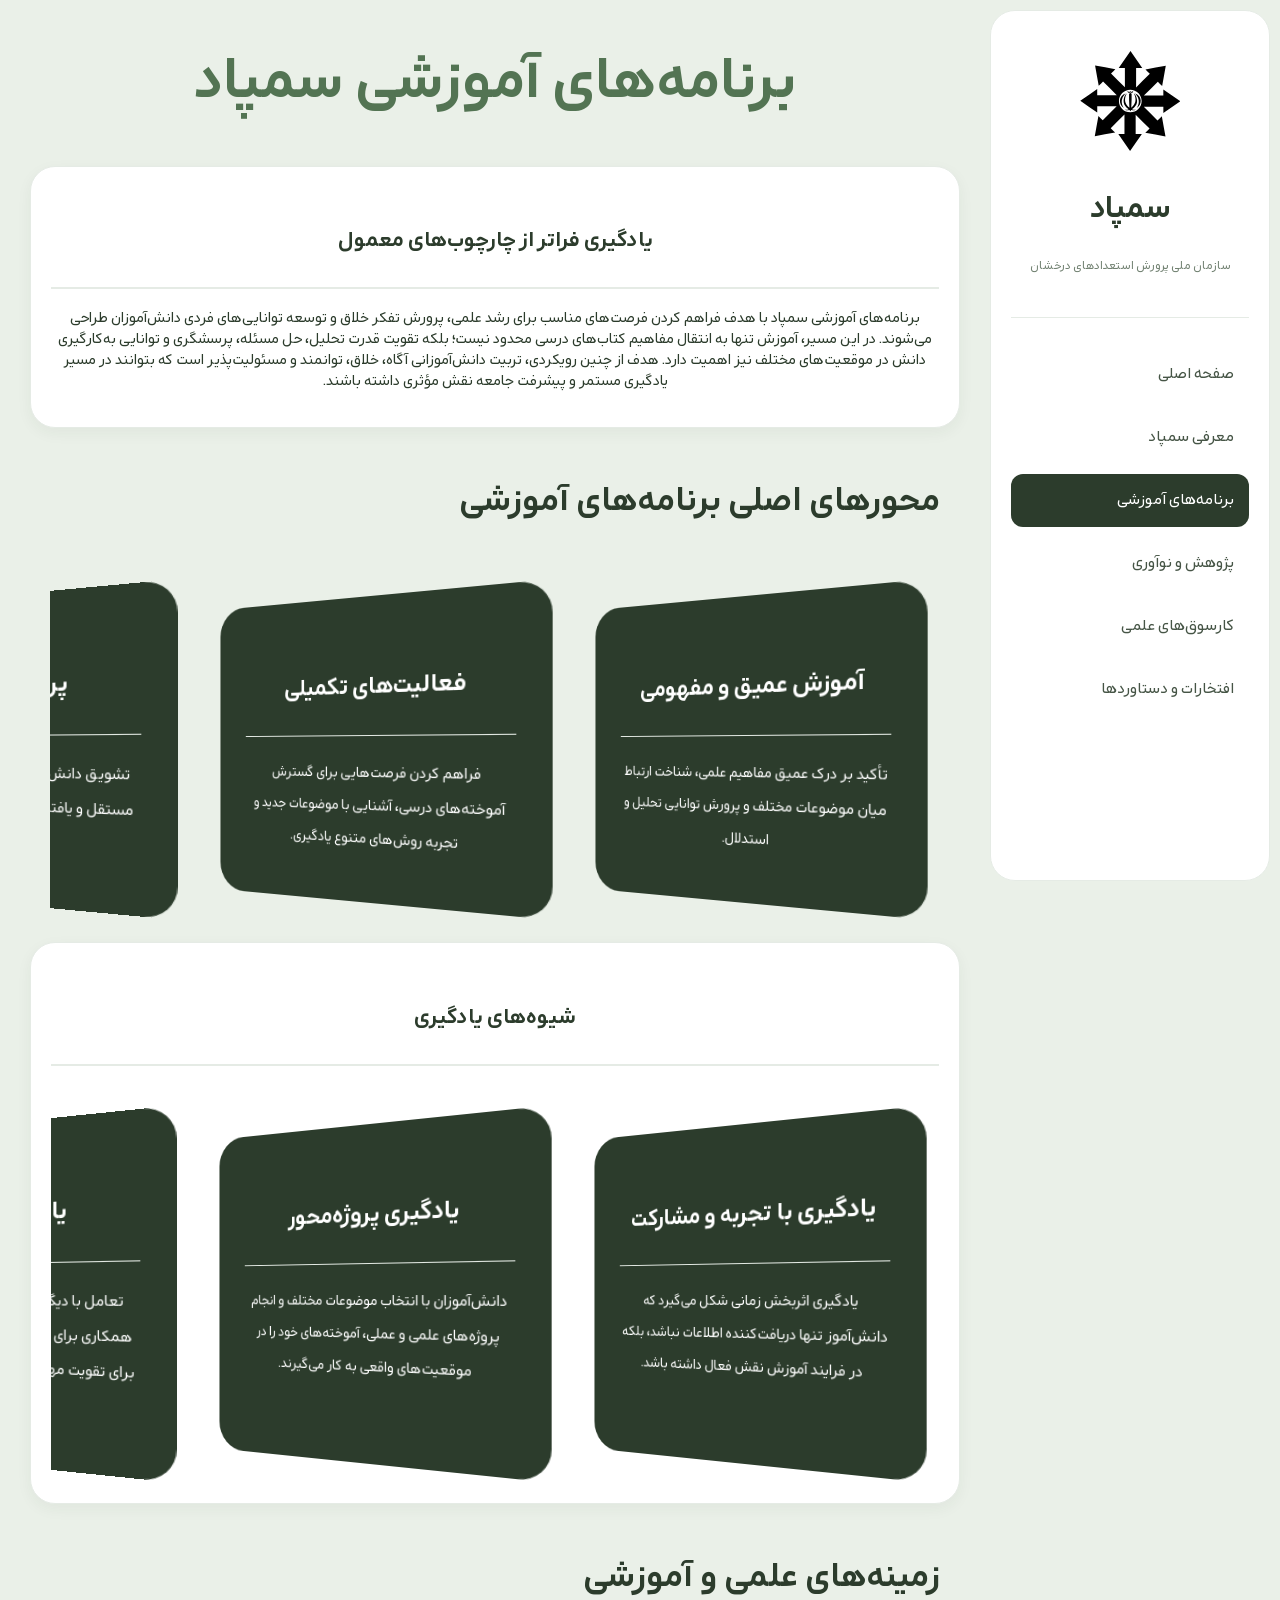
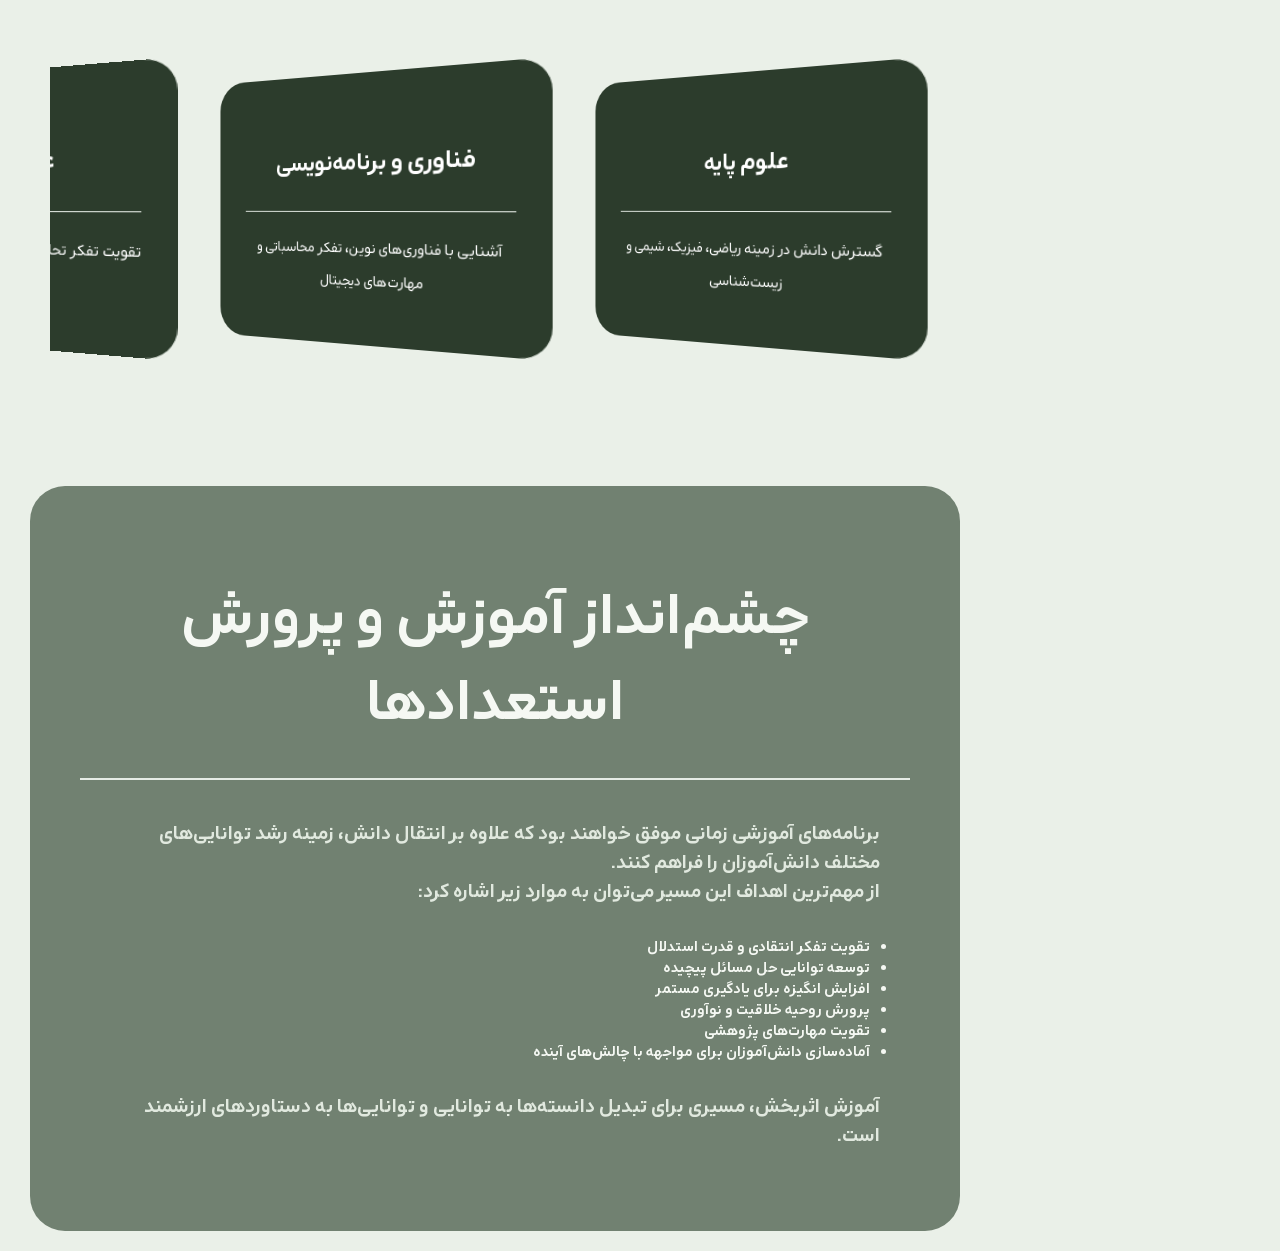
<file: programs.html>
<!doctype html>
<html lang="fa" dir="rtl">
  <head>
    <meta charset="UTF-8" />
    <meta name="viewport" content="width=device-width, initial-scale=1.0" />
    <title>برنامه‌های آموزشی سمپاد</title>
    <link rel="stylesheet" href="./assets/styles/style.css" />
    <link rel="icon" href="./assets/images/Sampad.svg">
  </head>
  <body>
    <aside id="side-bar">
      <div class="sidebar-header">
        <img src="./assets/images/Sampad.svg" alt="لوگو سمپاد">
        <h2>سمپاد</h2>
        <p>سازمان ملی پرورش استعدادهای درخشان</p>
      </div>

      <nav class="sidebar-nav">
        <a href="./index.html"> صفحه اصلی </a>

        <a href="./info.html"> معرفی سمپاد </a>

        <a href="./programs.html" class="active"> برنامه‌های آموزشی </a>

        <a href="./research.html"> پژوهش و نوآوری </a>

        <a href="./events.html"> کارسوق‌های علمی </a>

        <a href="./achievements.html"> افتخارات و دستاوردها </a>
      </nav>
    </aside>

    <div id="div">
      <div id="hover">
        <h1>برنامه‌های آموزشی سمپاد</h1>
      </div>

      <div class="info">
        <h2>یادگیری فراتر از چارچوب‌های معمول</h2>
        <p>
          برنامه‌های آموزشی سمپاد با هدف فراهم کردن فرصت‌های مناسب برای رشد
          علمی، پرورش تفکر خلاق و توسعه توانایی‌های فردی دانش‌آموزان طراحی
          می‌شوند. در این مسیر، آموزش تنها به انتقال مفاهیم کتاب‌های درسی محدود
          نیست؛ بلکه تقویت قدرت تحلیل، حل مسئله، پرسشگری و توانایی به‌کارگیری
          دانش در موقعیت‌های مختلف نیز اهمیت دارد. هدف از چنین رویکردی، تربیت
          دانش‌آموزانی آگاه، خلاق، توانمند و مسئولیت‌پذیر است که بتوانند در مسیر
          یادگیری مستمر و پیشرفت جامعه نقش مؤثری داشته باشند.
        </p>
      </div>

      <div class="text">
        <h2>محورهای اصلی برنامه‌های آموزشی</h2>
        <div class="cards-container">
          <div class="card">
            <h2>آموزش عمیق و مفهومی</h2>
            <p>
              تأکید بر درک عمیق مفاهیم علمی، شناخت ارتباط میان موضوعات مختلف و
              پرورش توانایی تحلیل و استدلال.
            </p>
          </div>

          <div class="card">
            <h2>فعالیت‌های تکمیلی</h2>
            <p>
              فراهم کردن فرصت‌هایی برای گسترش آموخته‌های درسی، آشنایی با موضوعات
              جدید و تجربه روش‌های متنوع یادگیری.
            </p>
          </div>

          <div class="card">
            <h2>پرورش خلاقیت</h2>
            <p>
              تشویق دانش‌آموزان به ارائه ایده‌های تازه، تفکر مستقل و یافتن
              راه‌حل‌های متفاوت برای مسائل.
            </p>
          </div>

          <div class="card">
            <h2>مهارت‌های فردی و اجتماعی</h2>
            <p>
              توجه به مهارت‌هایی مانند مدیریت زمان، ارتباط مؤثر، همکاری گروهی و
              مسئولیت‌پذیری.
            </p>
          </div>
        </div>
      </div>

      <div class="info">
        <h2>شیوه‌های یادگیری</h2>
        <div class="cards-container">
          <div class="card">
            <h2>یادگیری با تجربه و مشارکت</h2>
            <p>
              یادگیری اثربخش زمانی شکل می‌گیرد که دانش‌آموز تنها دریافت‌کننده
              اطلاعات نباشد، بلکه در فرایند آموزش نقش فعال داشته باشد.
            </p>
          </div>

          <div class="card">
            <h2>یادگیری پروژه‌محور</h2>
            <p>
              دانش‌آموزان با انتخاب موضوعات مختلف و انجام پروژه‌های علمی و عملی،
              آموخته‌های خود را در موقعیت‌های واقعی به کار می‌گیرند.
            </p>
          </div>

          <div class="card">
            <h2>یادگیری گروهی</h2>
            <p>
              تعامل با دیگر دانش‌آموزان، تبادل دیدگاه‌ها و همکاری برای رسیدن به
              اهداف مشترک، فرصتی برای تقویت مهارت‌های ارتباطی و اجتماعی فراهم
              می‌کند.
            </p>
          </div>

          <div class="card">
            <h2>یادگیری مسئله‌محور</h2>
            <p>
              مواجهه با مسائل و تلاش برای یافتن پاسخ، قدرت تحلیل، استدلال و
              تصمیم‌گیری را تقویت می‌کند.
            </p>
          </div>

          <div class="card">
            <h2>یادگیری پژوهش‌محور</h2>
            <p>
              دانش‌آموزان با جست‌وجو، بررسی منابع، مشاهده و تحلیل اطلاعات، با
              روش‌های اولیه پژوهش آشنا می‌شوند.
            </p>
          </div>
        </div>
      </div>

      <div class="text">
        <h2>زمینه‌های علمی و آموزشی</h2>
        <div class="cards-container">
          <div class="card">
            <h2>علوم پایه</h2>
            <p>گسترش دانش در زمینه ریاضی، فیزیک، شیمی و زیست‌شناسی</p>
          </div>

          <div class="card">
            <h2>فناوری و برنامه‌نویسی</h2>
            <p>آشنایی با فناوری‌های نوین، تفکر محاسباتی و مهارت‌های دیجیتال</p>
          </div>

          <div class="card">
            <h2>علوم انسانی</h2>
            <p>تقویت تفکر تحلیلی، شناخت جامعه، تاریخ و ادبیات</p>
          </div>

          <div class="card">
            <h2>زبان‌های خارجی</h2>
            <p>توسعه مهارت‌های زبانی و ارتباطی</p>
          </div>
        </div>
      </div>

      <div class="end">
        <h1>چشم‌انداز آموزش و پرورش استعدادها</h1>
        <p>
          برنامه‌های آموزشی زمانی موفق خواهند بود که علاوه بر انتقال دانش، زمینه
          رشد توانایی‌های مختلف دانش‌آموزان را فراهم کنند.
          <br />
          از مهم‌ترین اهداف این مسیر می‌توان به موارد زیر اشاره کرد:
        </p>

        <ul>
          <li>تقویت تفکر انتقادی و قدرت استدلال</li>
          <li>توسعه توانایی حل مسائل پیچیده</li>
          <li>افزایش انگیزه برای یادگیری مستمر</li>
          <li>پرورش روحیه خلاقیت و نوآوری</li>
          <li>تقویت مهارت‌های پژوهشی</li>
          <li>آماده‌سازی دانش‌آموزان برای مواجهه با چالش‌های آینده</li>
        </ul>

        <p>
          آموزش اثربخش، مسیری برای تبدیل دانسته‌ها به توانایی و توانایی‌ها به
          دستاوردهای ارزشمند است.
        </p>
      </div>
    </div>
  </body>
</html>
</file>
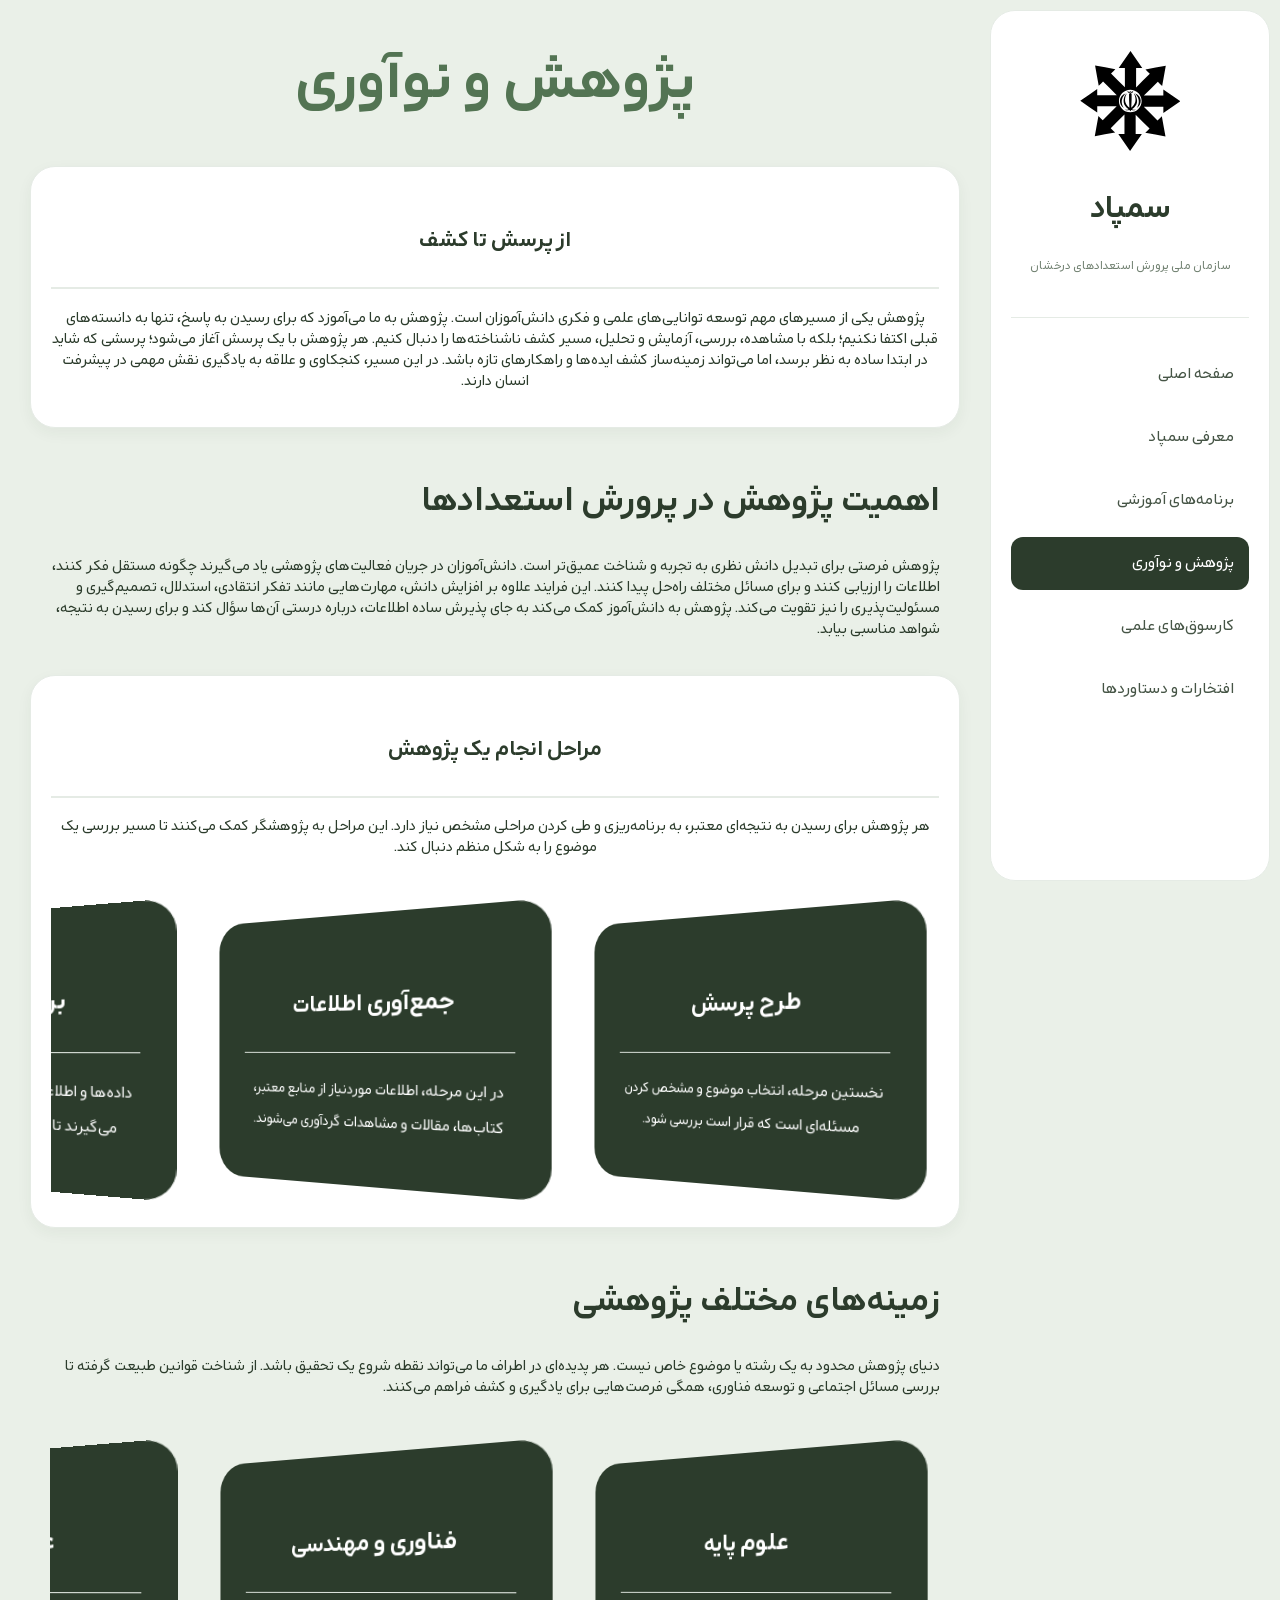
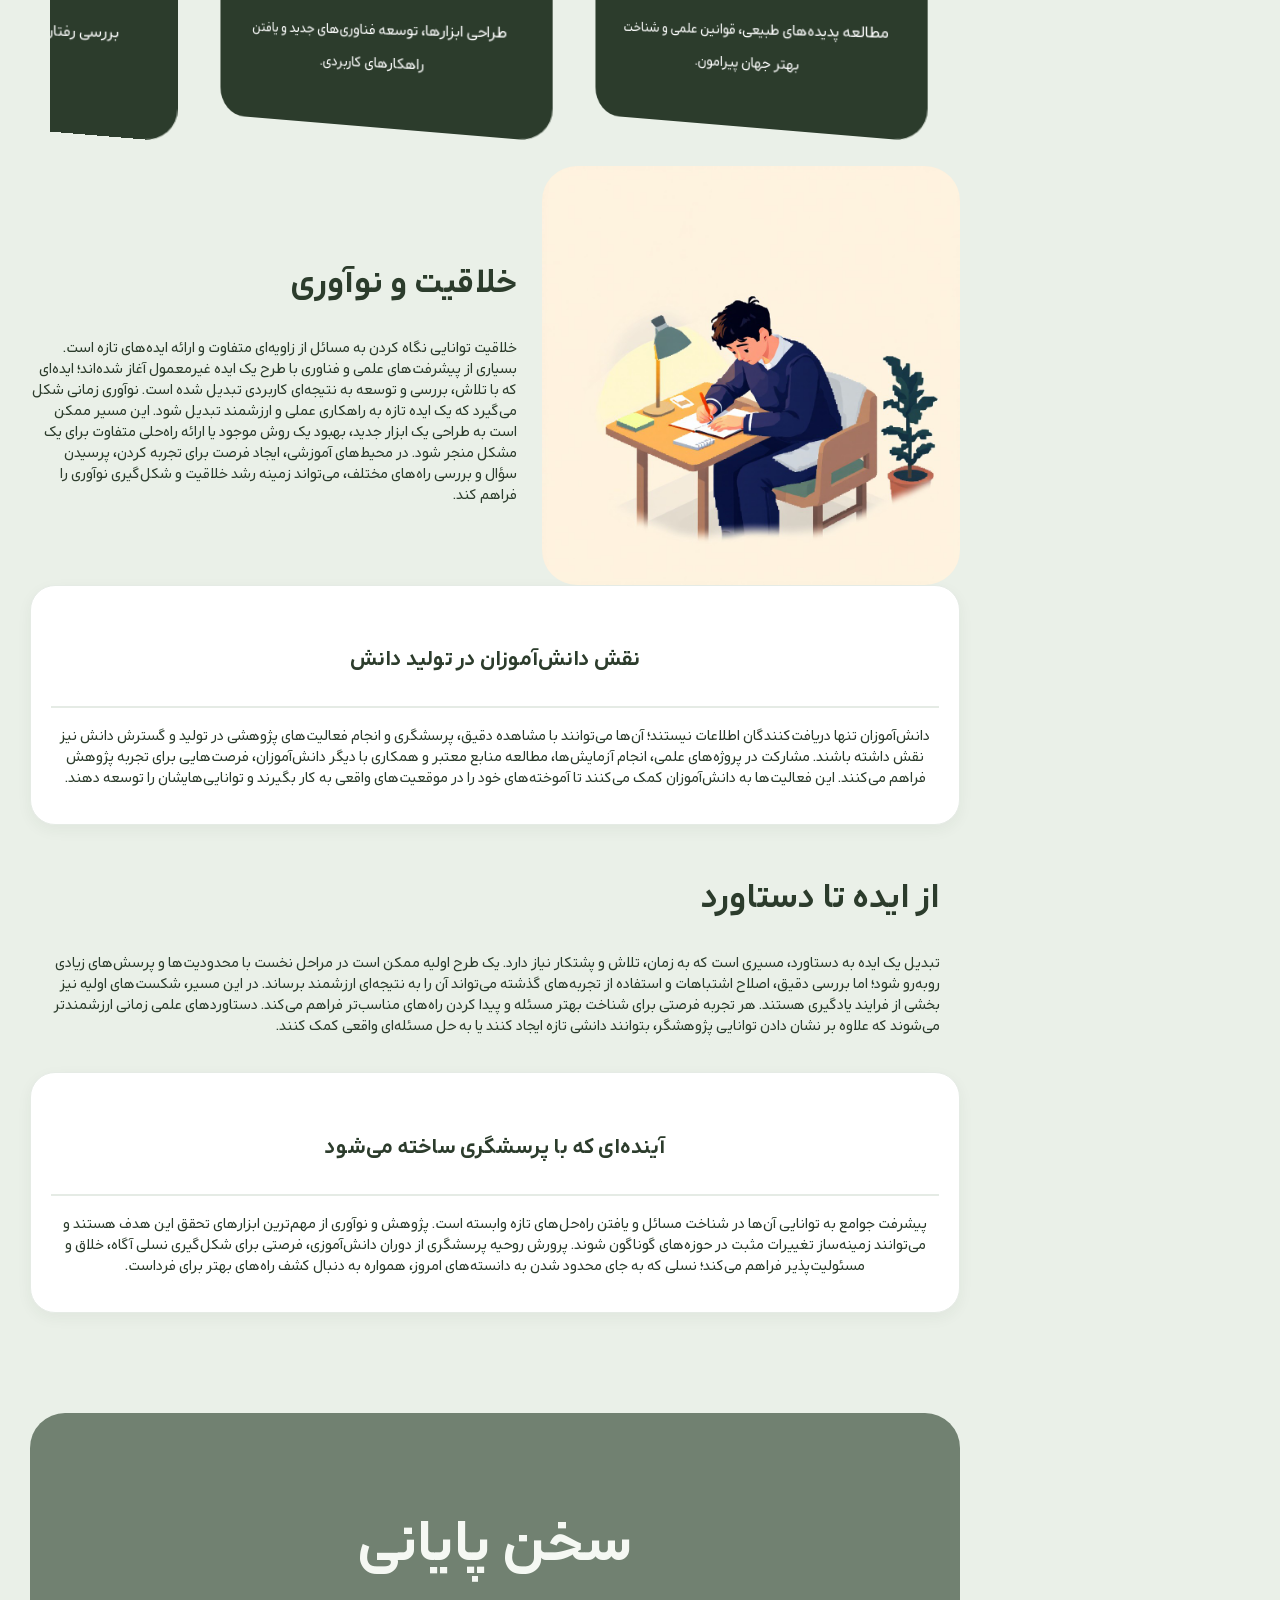
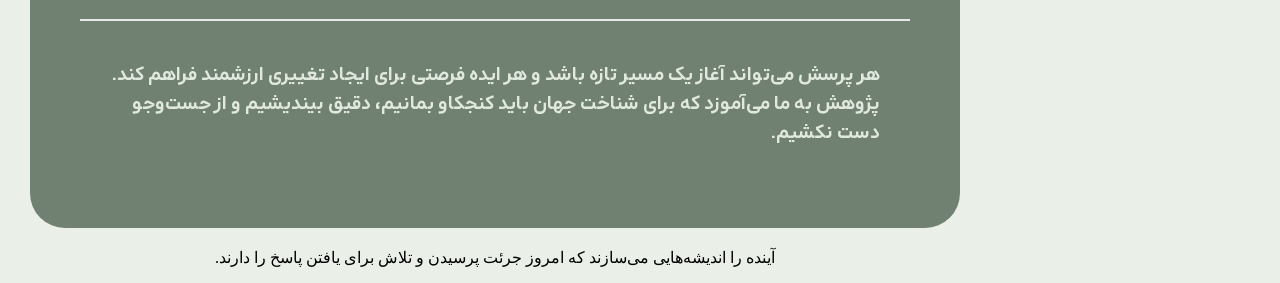
<file: research.html>
<!doctype html>
<html lang="fa" dir="rtl">
  <head>
    <meta charset="UTF-8" />
    <meta name="viewport" content="width=device-width, initial-scale=1.0" />
    <title>پژوهش و نوآوری</title>
    <link rel="stylesheet" href="./assets/styles/style.css" />
    <link rel="icon" href="./assets/images/Sampad.svg" />
  </head>
  <body>
    <div id="side-bar">
      <div class="sidebar-header">
        <img src="./assets/images/Sampad.svg" alt="لوگو سمپاد" />
        <h2>سمپاد</h2>
        <p>سازمان ملی پرورش استعدادهای درخشان</p>
      </div>

      <div class="sidebar-nav">
        <a href="index.html">صفحه اصلی</a>

        <a href="info.html">معرفی سمپاد</a>

        <a href="programs.html">برنامه‌های آموزشی</a>

        <a href="research.html" class="active">پژوهش و نوآوری</a>

        <a href="events.html">کارسوق‌های علمی</a>

        <a href="achievements.html">افتخارات و دستاوردها</a>
      </div>
    </div>

    <div id="div">
      <div id="hover">
        <h1>پژوهش و نوآوری</h1>
      </div>
      <div class="info">
        <h2>از پرسش تا کشف</h2>
        <p>
          پژوهش یکی از مسیرهای مهم توسعه توانایی‌های علمی و فکری دانش‌آموزان است.
          پژوهش به ما می‌آموزد که برای رسیدن به پاسخ، تنها به دانسته‌های قبلی
          اکتفا نکنیم؛ بلکه با مشاهده، بررسی، آزمایش و تحلیل، مسیر کشف
          ناشناخته‌ها را دنبال کنیم. هر پژوهش با یک پرسش آغاز می‌شود؛ پرسشی که
          شاید در ابتدا ساده به نظر برسد، اما می‌تواند زمینه‌ساز کشف ایده‌ها و
          راهکارهای تازه باشد. در این مسیر، کنجکاوی و علاقه به یادگیری نقش مهمی
          در پیشرفت انسان دارند.
        </p>
      </div>

      <div class="text">
        <h2>اهمیت پژوهش در پرورش استعدادها</h2>
        <p>
          پژوهش فرصتی برای تبدیل دانش نظری به تجربه و شناخت عمیق‌تر است.
          دانش‌آموزان در جریان فعالیت‌های پژوهشی یاد می‌گیرند چگونه مستقل فکر
          کنند، اطلاعات را ارزیابی کنند و برای مسائل مختلف راه‌حل پیدا کنند. این
          فرایند علاوه بر افزایش دانش، مهارت‌هایی مانند تفکر انتقادی، استدلال،
          تصمیم‌گیری و مسئولیت‌پذیری را نیز تقویت می‌کند. پژوهش به دانش‌آموز کمک
          می‌کند به جای پذیرش ساده اطلاعات، درباره درستی آن‌ها سؤال کند و برای
          رسیدن به نتیجه، شواهد مناسبی بیابد.
        </p>
      </div>

      <div class="info">
        <h2>مراحل انجام یک پژوهش</h2>
        <p>
          هر پژوهش برای رسیدن به نتیجه‌ای معتبر، به برنامه‌ریزی و طی کردن مراحلی
          مشخص نیاز دارد. این مراحل به پژوهشگر کمک می‌کنند تا مسیر بررسی یک
          موضوع را به شکل منظم دنبال کند.
        </p>
        <div class="cards-container">
          <div class="card">
            <h2>طرح پرسش</h2>
            <p>
              نخستین مرحله، انتخاب موضوع و مشخص کردن مسئله‌ای است که قرار است
              بررسی شود.
            </p>
          </div>

          <div class="card">
            <h2>جمع‌آوری اطلاعات</h2>
            <p>
              در این مرحله، اطلاعات موردنیاز از منابع معتبر، کتاب‌ها، مقالات و
              مشاهدات گردآوری می‌شوند.
            </p>
          </div>

          <div class="card">
            <h2>بررسی و تحلیل</h2>
            <p>
              داده‌ها و اطلاعات به دست آمده مورد بررسی قرار می‌گیرند تا ارتباط
              میان آن‌ها مشخص شود.
            </p>
          </div>

          <div class="card">
            <h2>نتیجه‌گیری</h2>
            <p>
              پژوهشگر با توجه به شواهد و یافته‌ها، به پرسش اصلی پاسخ می‌دهد و
              نتایج خود را بیان می‌کند.
            </p>
          </div>

          <div class="card">
            <h2>ارائه دستاوردها</h2>
            <p>
              در پایان، یافته‌های پژوهش مستند شده و برای استفاده و بررسی دیگران
              ارائه می‌شوند.
            </p>
          </div>
        </div>
      </div>

      <div class="text">
        <h2>زمینه‌های مختلف پژوهشی</h2>
        <p>
          دنیای پژوهش محدود به یک رشته یا موضوع خاص نیست. هر پدیده‌ای در اطراف
          ما می‌تواند نقطه شروع یک تحقیق باشد. از شناخت قوانین طبیعت گرفته تا
          بررسی مسائل اجتماعی و توسعه فناوری، همگی فرصت‌هایی برای یادگیری و کشف
          فراهم می‌کنند.
        </p>
        <div class="cards-container">
          <div class="card">
            <h2>علوم پایه</h2>
            <p>
              مطالعه پدیده‌های طبیعی، قوانین علمی و شناخت بهتر جهان پیرامون.
            </p>
          </div>

          <div class="card">
            <h2>فناوری و مهندسی</h2>
            <p>
              طراحی ابزارها، توسعه فناوری‌های جدید و یافتن راهکارهای کاربردی.
            </p>
          </div>

          <div class="card">
            <h2>علوم انسانی</h2>
            <p>بررسی رفتار انسان، فرهنگ، تاریخ و مسائل اجتماعی.</p>
          </div>

          <div class="card">
            <h2>محیط زیست</h2>
            <p>
              شناخت چالش‌های زیست‌محیطی و بررسی راه‌های حفاظت از منابع طبیعی.
            </p>
          </div>

          <div class="card">
            <h2>علوم پزشکی و زیستی</h2>
            <p>شناخت موجودات زنده، فرایندهای زیستی و مسائل مرتبط با سلامت.</p>
          </div>

          <div class="card">
            <h2>ریاضیات و علوم رایانه</h2>
            <p>بررسی الگوها، حل مسائل و توسعه روش‌های محاسباتی.</p>
          </div>
        </div>
      </div>

      <div class="content-row">
        <img
          src="./assets/images/Creativity-and-innovation.jpg"
          alt="عکس خلاقیت و نوآوری"
          class="content-image"
        />

        <div class="content-description">
          <h2>خلاقیت و نوآوری</h2>
          <p>
            خلاقیت توانایی نگاه کردن به مسائل از زاویه‌ای متفاوت و ارائه
            ایده‌های تازه است. بسیاری از پیشرفت‌های علمی و فناوری با طرح یک ایده
            غیرمعمول آغاز شده‌اند؛ ایده‌ای که با تلاش، بررسی و توسعه به نتیجه‌ای
            کاربردی تبدیل شده است. نوآوری زمانی شکل می‌گیرد که یک ایده تازه به
            راهکاری عملی و ارزشمند تبدیل شود. این مسیر ممکن است به طراحی یک
            ابزار جدید، بهبود یک روش موجود یا ارائه راه‌حلی متفاوت برای یک مشکل
            منجر شود. در محیط‌های آموزشی، ایجاد فرصت برای تجربه کردن، پرسیدن
            سؤال و بررسی راه‌های مختلف، می‌تواند زمینه رشد خلاقیت و شکل‌گیری
            نوآوری را فراهم کند.
          </p>
        </div>
      </div>

      <div class="info">
        <h2>نقش دانش‌آموزان در تولید دانش</h2>
        <p>
          دانش‌آموزان تنها دریافت‌کنندگان اطلاعات نیستند؛ آن‌ها می‌توانند با
          مشاهده دقیق، پرسشگری و انجام فعالیت‌های پژوهشی در تولید و گسترش دانش
          نیز نقش داشته باشند. مشارکت در پروژه‌های علمی، انجام آزمایش‌ها، مطالعه
          منابع معتبر و همکاری با دیگر دانش‌آموزان، فرصت‌هایی برای تجربه پژوهش
          فراهم می‌کنند. این فعالیت‌ها به دانش‌آموزان کمک می‌کنند تا آموخته‌های
          خود را در موقعیت‌های واقعی به کار بگیرند و توانایی‌هایشان را توسعه
          دهند.
        </p>
      </div>

      <div class="text">
        <h2>از ایده تا دستاورد</h2>
        <p>
          تبدیل یک ایده به دستاورد، مسیری است که به زمان، تلاش و پشتکار نیاز
          دارد. یک طرح اولیه ممکن است در مراحل نخست با محدودیت‌ها و پرسش‌های
          زیادی روبه‌رو شود؛ اما بررسی دقیق، اصلاح اشتباهات و استفاده از
          تجربه‌های گذشته می‌تواند آن را به نتیجه‌ای ارزشمند برساند. در این
          مسیر، شکست‌های اولیه نیز بخشی از فرایند یادگیری هستند. هر تجربه فرصتی
          برای شناخت بهتر مسئله و پیدا کردن راه‌های مناسب‌تر فراهم می‌کند.
          دستاوردهای علمی زمانی ارزشمندتر می‌شوند که علاوه بر نشان دادن توانایی
          پژوهشگر، بتوانند دانشی تازه ایجاد کنند یا به حل مسئله‌ای واقعی کمک
          کنند.
        </p>
      </div>

      <div class="info">
        <h2>آینده‌ای که با پرسشگری ساخته می‌شود</h2>
        <p>
          پیشرفت جوامع به توانایی آن‌ها در شناخت مسائل و یافتن راه‌حل‌های تازه
          وابسته است. پژوهش و نوآوری از مهم‌ترین ابزارهای تحقق این هدف هستند و
          می‌توانند زمینه‌ساز تغییرات مثبت در حوزه‌های گوناگون شوند. پرورش روحیه
          پرسشگری از دوران دانش‌آموزی، فرصتی برای شکل‌گیری نسلی آگاه، خلاق و
          مسئولیت‌پذیر فراهم می‌کند؛ نسلی که به جای محدود شدن به دانسته‌های
          امروز، همواره به دنبال کشف راه‌های بهتر برای فرداست.
        </p>
      </div>

      <div class="end">
        <h1>سخن پایانی</h1>
        <p>
          هر پرسش می‌تواند آغاز یک مسیر تازه باشد و هر ایده فرصتی برای ایجاد
          تغییری ارزشمند فراهم کند. پژوهش به ما می‌آموزد که برای شناخت جهان باید
          کنجکاو بمانیم، دقیق بیندیشیم و از جست‌وجو دست نکشیم.
        </p>
      </div>

      <p style="text-align: center; font-family: Doran">
        آینده را اندیشه‌هایی می‌سازند که امروز جرئت پرسیدن و تلاش برای یافتن
        پاسخ را دارند.
      </p>
    </div>
  </body>
</html>
</file>
<file: assets/styles/style.css>
@font-face {
  font-family: "Arad";
  src: url("../fonts/MainFonts - نسخه عادی/Static_Webfont/Arad-Thin.woff2") format("woff2");
  font-weight: 100;
}

@font-face {
  font-family: "Arad";
  src: url("../fonts/MainFonts - نسخه عادی/Static_Webfont/Arad-ExtraLight.woff2") format("woff2");
  font-weight: 200;
}

@font-face {
  font-family: "Arad";
  src: url("../fonts/MainFonts - نسخه عادی/Static_Webfont/Arad-Light.woff2") format("woff2");
  font-weight: 300;
}

@font-face {
  font-family: "Arad";
  src: url("../fonts/MainFonts - نسخه عادی/Static_Webfont/Arad-Regular.woff2") format("woff2");
  font-weight: 400;
}

@font-face {
  font-family: "Arad";
  src: url("../fonts/MainFonts - نسخه عادی/Static_Webfont/Arad-Medium.woff2") format("woff2");
  font-weight: 500;
}

@font-face {
  font-family: "Arad";
  src: url("../fonts/MainFonts - نسخه عادی/Static_Webfont/Arad-SemiBold.woff2") format("woff2");
  font-weight: 600;
}

@font-face {
  font-family: "Arad";
  src: url("../fonts/MainFonts - نسخه عادی/Static_Webfont/Arad-Bold.woff2") format("woff2");
  font-weight: 700;
}

@font-face {
  font-family: "Arad";
  src: url("../fonts/MainFonts - نسخه عادی/Static_Webfont/Arad-ExtraBold.woff2") format("woff2");
  font-weight: 800;
}

@font-face {
  font-family: "Arad";
  src: url("../fonts/MainFonts - نسخه عادی/Static_Webfont/Arad-Black.woff2") format("woff2");
  font-weight: 900;
}

@font-face {
  font-family: "Arad";
  src: url("../fonts/MainFonts - نسخه عادی/Static_Webfont/Arad-ExtraBlack.woff2") format("woff2");
  font-weight: 950;
}


* {
  box-sizing: border-box;
}

html {
  scroll-behavior: smooth;
}

body {
  margin: 0;
  background-color: #eaf0e8;
  font-family: "Arad", sans-serif;
}

#div {
  margin: 0;
  margin-right: 25%;
  margin-left: 30px;
}

body {
  background-color: #eaf0e8;
}

#side-bar {
  width: 280px;
  height: calc(99vh - 20px);
  margin: 10px;
  padding: 20px;

  border-radius: 25px;
  background-color: white;
  border: 1px solid #e5ebe5;

  position: fixed;
  top: 0;
  right: 0;
  transition:
    transform 0.4s ease,
    box-shadow 0.4s ease;
}

#side-bar:hover {
  transform: perspective(1000px) translateZ(10px);

  box-shadow: -15px 15px 35px rgba(44, 60, 44, 0.12);
}

.sidebar-header {
  text-align: center;
  padding: 20px 10px 30px;
  border-bottom: 1px solid #e5ebe5;
}

.sidebar-header > img {
  text-align: center;
  width: 100px;
}

.sidebar-header h2 {
  font-family: "Arad";
  color: #2c3c2c;
  font-size: 32px;
}

.sidebar-header p {
  font-family: "Arad";
  color: #718171;
  font-size: 12px;
}

.sidebar-nav {
  display: flex;
  flex-direction: column;
  gap: 10px;

  margin-top: 30px;
  height: calc(93vh - 300px);
}

.sidebar-nav > p {
  color: #465546;
  font-family: "Arad";
  text-align: center;
  margin-top: auto;
  padding-bottom: 20px;
}

.sidebar-nav a {
  text-decoration: none;
  color: #465546;
  font-family: "Arad";
  padding: 15px;
  border-radius: 12px;
  transition: 0.25s ease;
}

.sidebar-nav a:hover {
  background-color: #eaf0e8;
  color: #2c3c2c;
  transform: translateX(-5px);
}

.sidebar-nav a.active {
  background-color: #2c3c2c;
  color: white;
}

#hover {
  text-align: center;
}

#hover > img {
  width: 100%;
  height: 500px;
  object-fit: cover;
  border-radius: 30px;
  margin-top: 20px;
  transition:
    transform 0.5s ease,
    box-shadow 0.5s ease;
}

#hover > img:hover {
  transform: perspective(1000px) rotateX(2deg) scale(1.02);

  box-shadow: 0 20px 40px rgba(44, 60, 44, 0.2);
}

#hover > p {
  font-family: "Arad", sans-serif;
  color: #2c3c2c;
  font-size: 20px;
  margin: 30px;
  font-weight: bold;
}

#hover > h1 {
  font-family: "Arad", sans-serif;
  color: rgb(83, 116, 83);
  font-size: 60px;
  font-weight: bold;
  margin-top: 40px;
}

.card > h2 {
  color: white;
  font-family: "Arad", sans-serif;
  font-size: 25px;
  padding: 20px 10px 30px;
  border-bottom: 1px solid #e5ebe5;
}

.card > p {
  color: white;
  font-family: "Arad", sans-serif;
  font-size: 15px;
  line-height: 2.2;
}

.cards-container {
  display: flex;
  gap: 25px;
  overflow-x: auto;
  padding: 20px;
  direction: rtl;
  padding-top: 40px;
  scrollbar-width: none;
}

.card {
  flex: 0 0 350px;
  min-height: 260px;
  box-sizing: border-box;
  background-color: rgb(44, 60, 44);
  border: 2px solid transparent;
  border-radius: 30px;
  padding: 30px;
  text-align: center;
  transform: perspective(600px) rotateY(340deg);

  transition:
    transform 0.3s ease-in-out,
    background-color 0.3s ease,
    border-color 0.3s ease,
    box-shadow 0.3s ease,
    margin-top 0.3s ease;
}

.card:hover {
  transform: perspective(600px) rotateX(360deg) translateY(-20px);
  background-color: rgb(55, 76, 55);
  border-color: rgb(120, 160, 120);
  margin-top: 30px;
}

.info > h2 {
  font-family: "Arad";
  color: #2c3c2c;
  font-size: 22px;
  text-align: center;
  padding: 20px 10px 30px;
  border-bottom: 2px solid #e5ebe5;
}

.info > p {
  font-family: "Arad";
  color: #2c3c2c;
  font-size: 15px;
  text-align: center;
}

.info {
  padding: 20px;
  border-radius: 25px;
  background-color: white;
  border: 1px solid #e5ebe5;

  box-shadow: 0 5px 15px rgba(44, 60, 44, 0.05);

  transition:
    transform 0.3s ease-in-out,
    box-shadow 0.3s ease-in-out;
}

.info:hover {
  transform: translateY(-7px);
  box-shadow: 0 15px 30px rgba(44, 60, 44, 0.1);
}

.timeline-section {
  margin: 80px 0;
  padding: 30px;
}

.timeline-section > h2 {
  font-family: "Arad";
  font-size: 35px;
  color: rgb(44, 60, 44);
}

.timeline-description {
  font-family: "Arad";
  color: #718171;
  margin-bottom: 50px;
}

.timeline {
  position: relative;
  padding-right: 35px;
}

.timeline-item {
  position: relative;
  margin-bottom: 35px;
}

.timeline-card {
  background-color: #f5f8f3;
  border: 1px solid #e1e9df;
  border-radius: 20px;
  padding: 25px;
  transition: 0.3s ease;
}

.timeline-card:hover {
  transform: translateX(-7px);
  background-color: #edf3eb;
  box-shadow: 0 10px 25px rgba(44, 60, 44, 0.08);
}

.timeline-year {
  display: inline-block;
  background-color: #dce9d9;
  color: #365536;
  padding: 7px 15px;
  border-radius: 20px;
  font-family: "Arad";
  font-size: 14px;
}

.timeline-card h3 {
  font-family: "Arad";
  color: #2c3c2c;
  font-size: 23px;
  margin-top: 20px;
}

.timeline-card p {
  font-family: "Arad";
  color: #647264;
  font-size: 15px;
}

.text > h2 {
  font-family: "Arad";
  color: #2c3c2c;
  font-size: 22px;
  text-align: center;
  color: rgb(44, 60, 44);
  text-align: right;
  font-size: 35px;
}

.text > h3 {
  font-family: "Arad";
  color: #718171;
}

.text > p {
  font-family: "Arad";
  color: #2c3c2c;
  font-size: 15px;
  text-align: right;
}

.text {
  padding: 20px;
  border-radius: 25px;
}

li {
  font-family: "Arad";
  color: #465546;
  font-size: 15px;
  text-align: right;
}

.img {
  width: 550px;
  border-radius: 35px;
  margin: 10px;
  height: auto;
}

.end {
  margin: 100px 0 20px 0;
  background-color: #718171;
  border-radius: 35px;
  padding: 50px;
}
.end > p {
  font-family: "Arad", sans-serif;
  color: #e1e9df;
  font-size: 20px;
  margin: 30px;
  font-weight: bold;
}

.end > h1 {
  font-family: "Arad", sans-serif;
  color: #f5f8f3;
  font-size: 60px;
  font-weight: bold;
  margin-top: 40px;
  text-align: center;
  border-bottom: 2px solid #e5ebe5;
  padding-bottom: 30px;
}

.end > ul > li {
  font-family: "Arad", sans-serif;
  color: #f5f8f3;
  font-size: 15px;
  font-weight: bold;
}

.content-row {
  display: flex;
  align-items: center;
  gap: 25px;
}

.content-image {
  width: 45%;
  max-width: 550px;
  height: auto;
  border-radius: 35px;
}

.content-description {
  flex: 1;
  min-width: 0;
}

.content-description > h2 {
  font-family: "Arad";
  color: #2c3c2c;
  font-size: 22px;
  text-align: center;
  color: rgb(44, 60, 44);
  text-align: right;
  font-size: 35px;
}

.content-description > h3 {
  font-family: "Arad";
  color: #718171;
}

.content-description > p {
  font-family: "Arad";
  color: #2c3c2c;
  font-size: 15px;
  text-align: right;
}

.footer {
  background: #2c3c2c;
  color: white;
  padding: 45px 30px 25px;
  margin-top: 100px;
  border-radius: 30px;

  text-align: center;

  box-shadow: 0 15px 35px rgba(44, 60, 44, 0.2);

  transition: 0.3s ease;
}

.footer:hover {
  transform: translateY(-5px);
  box-shadow: 0 20px 45px rgba(44, 60, 44, 0.25);
}

.footer h2 {
  font-family: "Arad";
  font-size: 30px;
  margin: 0 0 10px;
  color: #ffffff;
}

.footer > p {
  font-family: "Arad";
  color: #c5d4c5;
  font-size: 14px;
}

.footer-roles {
  display: flex;
  justify-content: center;
  flex-wrap: wrap;
  gap: 12px;
  margin: 25px 0;
}

.footer-roles span {
  background: rgba(255, 255, 255, 0.08);
  border: 1px solid rgba(255, 255, 255, 0.15);
  padding: 10px 18px;
  border-radius: 12px;
  font-size: 12px;
  transition: 0.3s ease;
}

.footer-roles span:hover {
  background: #718b71;
  transform: translateY(-4px);
}

.footer-line {
  height: 1px;
  background: rgba(255, 255, 255, 0.15);
  margin: 25px 0;
}

.footer .copyright {
  font-size: 12px;
  color: #aabaaa;
  margin: 0;
}

@media screen and (max-width: 1024px) {
  #side-bar {
    position: relative;
    width: auto;
    height: auto;
    margin: 10px;
    padding: 15px;
    border-radius: 20px;
  }

  .sidebar-header {
    padding: 10px;
  }

  .sidebar-header > img {
    width: 65px;
  }

  .sidebar-header h2 {
    font-size: 25px;
  }

  .sidebar-nav {
    height: auto;
    margin-top: 15px;
    gap: 5px;
  }

  .sidebar-nav > p {
    display: none;
  }

  .sidebar-nav a {
    padding: 12px;
  }

  #div {
    margin: 20px;
  }

  #hover > h1 {
    font-size: 45px;
  }

  #hover > img {
    height: 400px;
  }

  .img {
    width: 45%;
  }

  .footer {
    padding: 35px 15px 20px;
    border-radius: 20px;
  }

  .footer h2 {
    font-size: 25px;
  }

  .footer-roles {
    gap: 8px;
  }

  .footer-roles span {
    padding: 8px 12px;
  }
}

@media screen and (max-width: 768px) {
  /* Sidebar */

  #side-bar {
    position: relative;
    width: auto;
    height: auto;
    margin: 10px;
    padding: 15px;
    border-radius: 20px;
  }

  .sidebar-header {
    padding: 10px;
  }

  .sidebar-header > img {
    width: 65px;
  }

  .sidebar-header h2 {
    font-size: 25px;
  }

  .sidebar-nav {
    height: auto;
    margin-top: 15px;
    gap: 5px;
  }

  .sidebar-nav > p {
    display: none;
  }

  .sidebar-nav a {
    padding: 12px;
  }

  /* Main Content */

  #div {
    margin: 0 15px;
  }

  /* Hero */

  #hover > h1 {
    font-size: 35px;
  }

  #hover > p {
    font-size: 15px;
    margin: 20px 5px;
  }

  #hover > img {
    height: 250px;
    border-radius: 20px;
  }

  /* Cards */

  .cards-container {
    gap: 15px;
    padding: 15px 5px;
  }

  .card {
    flex-basis: 280px;
    padding: 20px;
  }

  /* Information */

  .info {
    padding: 15px;
  }

  /* Timeline */

  .timeline-section {
    margin: 40px 0;
    padding: 15px;
  }

  .timeline-section > h2 {
    font-size: 27px;
  }

  .timeline {
    padding-right: 20px;
  }

  .timeline-card {
    padding: 18px;
  }

  .timeline-card h3 {
    font-size: 19px;
  }

  /* Text */

  .text {
    padding: 10px;
  }

  .text > h2 {
    font-size: 26px;
  }

  /* Images */

  .img {
    width: 100%;
    margin: 10px 0;
    border-radius: 20px;
  }

  /* Footer */

  .end {
    margin: 50px 0 15px;
    padding: 25px;
    border-radius: 20px;
  }

  .end > h1 {
    font-size: 35px;
  }

  .end > p {
    font-size: 15px;
    margin: 15px 0;
  }

  .content-row {
    flex-direction: column;
    align-items: stretch;
  }

  .content-image {
    width: 100%;
    max-width: 100%;
  }

  .content-description {
    width: 100%;
  }

  .footer {
    padding: 35px 15px 20px;
    border-radius: 20px;
  }

  .footer h2 {
    font-size: 25px;
  }

  .footer-roles {
    gap: 8px;
  }

  .footer-roles span {
    padding: 8px 12px;
  }
}
</file>
